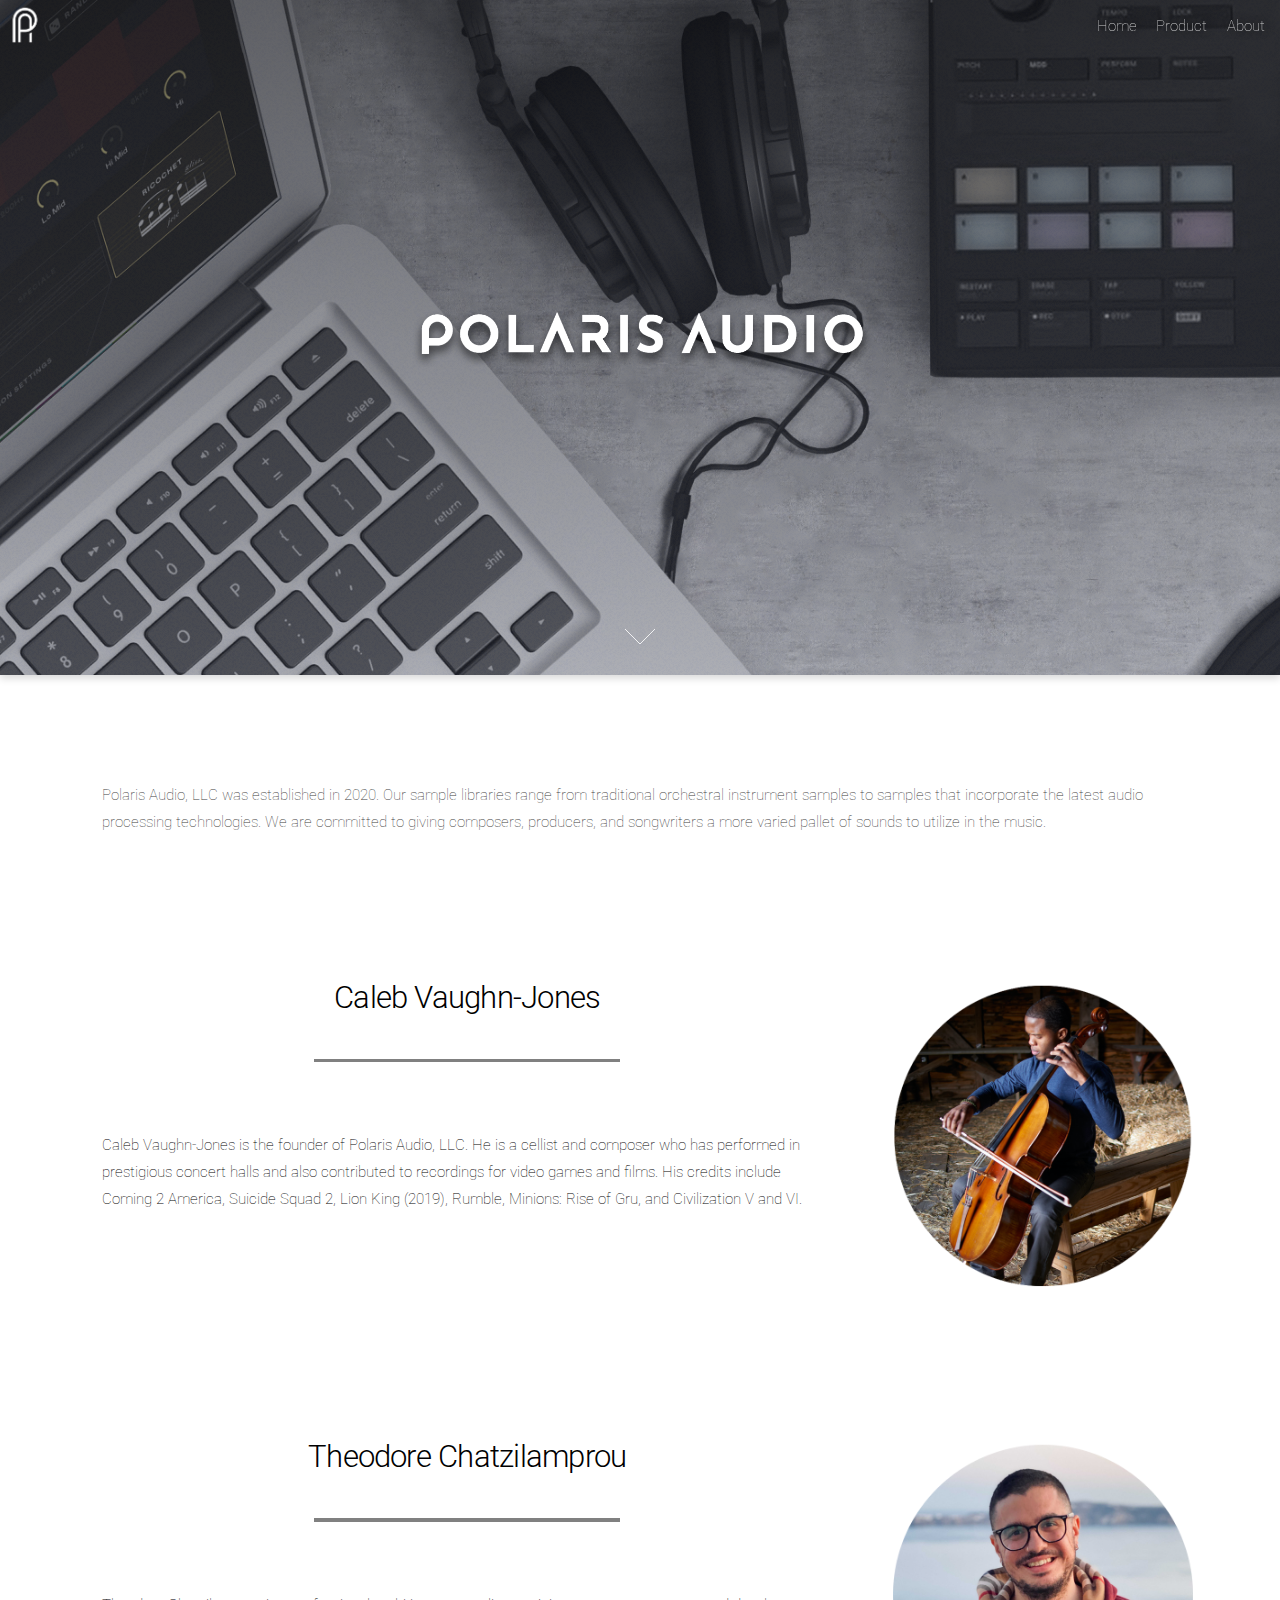
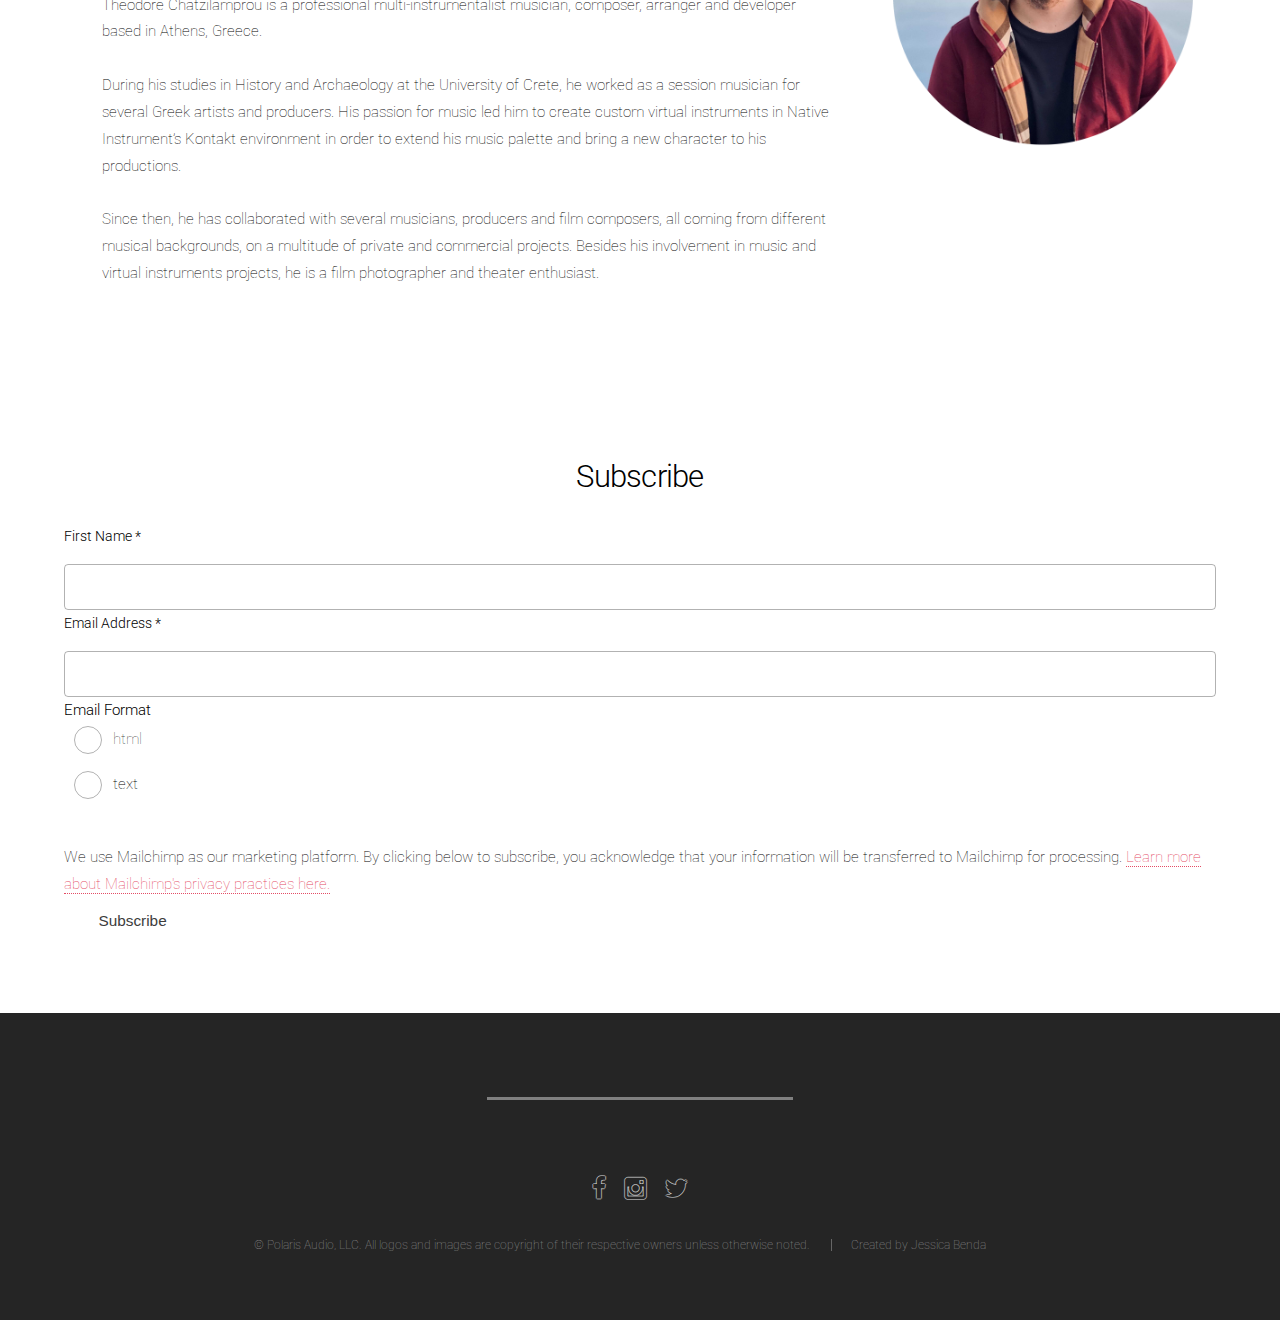
<file: polaris-audio/about.html>
<!DOCTYPE HTML>

<html>
<head>
<title>Polaris Audio</title>
<meta http-equiv="content-type" content="text/html; charset=utf-8" />
<meta name="description" content="" />
<script src="js/jquery.min.js"></script> 
<script src="js/jquery.scrolly.min.js"></script> 
<script src="js/jquery.dropotron.min.js"></script> 
<script src="js/jquery.scrollex.min.js"></script> 
<script src="js/skel.min.js"></script> 
<script src="js/skel-layers.min.js"></script> 
<script src="js/init.js"></script>
<noscript>
<link rel="stylesheet" href="css/style-xsmall.css" />
<link rel="stylesheet" href="css/style-small.css" />
<link rel="stylesheet" href="css/style-medium.css" />
<link rel="stylesheet" href="css/skel.css" />
<link rel="stylesheet" href="css/style.css" />
<link rel="stylesheet" href="css/style-large.css" />	
<link rel="stylesheet" href="css/style-xlarge.css" />

</noscript>
</head>
<body class="landing">

<!-- Header -->
<header id="header"> <img src="images/PolarisAudio_Logo_Final-08.png" width="50"  alt="polaris audio logo"/>
  <nav id="nav">
    <ul>
      <li style="text-shadow: black 2px 0 10px;"><a href="index.html">Home</a></li>
      <li style="text-shadow: black 2px 0 10px;"> <a href="products.html">Product</a> </li>
      <li style="text-shadow: black 2px 0 10px;"> <a href="about.html">About</a> </li>
    </ul>
  </nav>
</header>

<!-- magnetar hero image -->
<section id="banner" class="spotlight1 parallax" style="background-image: url(images/deskbg.jpg)">
  <div class="content" style="text-align:center">
		<img src="images/vertlogowords.png" style="width:100%" alt="placeholder">
  </div>
	<a href="#two" class="goto-next scrolly">Next</a> 
	</section>

<!-- about co -->
<section id="two" class="wrapper style2">
  <div class="container">
    <div class="row uniform">
      
      <p style="color: #404040;">Polaris Audio, LLC was established in 2020. Our sample libraries range from traditional orchestral instrument samples to samples that incorporate the latest audio processing technologies. We are committed to giving composers, producers, and songwriters a more varied pallet of sounds to utilize in the music.</p>
    </div>
	</div>
	</section>
    <!-- caleb-->
<section id="three" class="wrapper style2">
  <div class="container">
    <div class="row uniform">
      <div class="8u 12u$(medium)">
        <header class="major" >
          <h2 style="color: black; text-align: center;">Caleb Vaughn-Jones</h2>
        </header>
        <p style="color: black;">Caleb Vaughn-Jones is the founder of Polaris Audio, LLC. He is a cellist and composer who has performed in prestigious concert halls and also contributed to recordings for video games and films. His credits include Coming 2 America, Suicide Squad 2, Lion King (2019), Rumble, Minions: Rise of Gru, and Civilization V and VI.</p>
      </div>
      <div class="4u$ 12u$(medium)" style="text-align: center"> <span class="image"><img src="images/caleb.png" alt="placeholder" width="300"></span> </div>
    </div>
	</div>
	</section>
    <!-- Ted-->
<section id="four" class="wrapper style2">
  <div class="container">
    <div class="row uniform" style="padding-bottom:40px">
      <div class="8u 12u$(medium)">
        <header class="major" >
          <h2 style="color: black; text-align: center;">Theodore Chatzilamprou</h2>
        </header>
        <p style="color: black;">Theodore Chatzilamprou is a professional multi-instrumentalist musician, composer, arranger and developer based in Athens, Greece.</p>
		  <p>&nbsp;</p>
        <p style="color: black;">During his studies in History and Archaeology at the University of Crete, he worked as a session musician for several Greek artists and producers. His passion for music led him to create custom virtual instruments in Native Instrument’s Kontakt environment in order to extend his music palette and bring a new character to his productions. </p>
		  <p>&nbsp;</p>
        <p style="color: black;">Since then, he has collaborated with several musicians, producers and film composers, all coming from different musical backgrounds, on a multitude of private and commercial projects. Besides his involvement in music and virtual instruments projects, he is a film photographer and theater enthusiast.</p>
		  <p>&nbsp;</p>
      </div>
      <div class="4u$ 12u$(medium)" style="text-align: center"> <span class="image" width="400"><img src="images/ted.png" alt="placeholder" width="300"></span> </div>
    </div>
  </div>
</section>
<!--5 Contact/Help -->

<section id="six" class="wrapper style1 fade" style="background-color: white">
  <div class="container">
    <header style="text-align: center">
      <h2 style="color:black">Subscribe</h2>
    </header>
	  <!-- Begin Mailchimp Signup Form -->
<link href="//cdn-images.mailchimp.com/embedcode/classic-10_7.css" rel="stylesheet" type="text/css">

<style type="text/css">
	#mc-embedded-subscribe-form input[type=checkbox]{display: inline; width: auto;margin-right: 10px;}
	#mergeRow-gdpr {margin-top: 20px;}
	#mergeRow-gdpr fieldset label {font-weight: normal;}
	#mc-embedded-subscribe-form .mc_fieldset{border:none;min-height: 0px;padding-bottom:0px;}
</style>
<div id="mc_embed_signup">
<form action="https://calebvaughnjones.us2.list-manage.com/subscribe/post?u=320e5fe22df36388809aba519&amp;id=e8f454f3e8" method="post" id="mc-embedded-subscribe-form" name="mc-embedded-subscribe-form" class="validate" target="_blank" novalidate>
    <div id="mc_embed_signup_scroll">
<div class="mc-field-group">
	<label for="mce-FNAME">First Name  <span class="asterisk">*</span>
</label>
	<input type="text" value="" name="FNAME" class="required" id="mce-FNAME">
</div>
<div class="mc-field-group">
	<label for="mce-EMAIL">Email Address  <span class="asterisk">*</span>
</label>
	<input type="email" value="" name="EMAIL" class="required email" id="mce-EMAIL">
</div>
<div class="mc-field-group input-group">
    <strong style="color:black">Email Format </strong>
    <ul style="padding-left:10px;">
		<li>
			<input type="radio" value="html" name="EMAILTYPE" id="mce-EMAILTYPE-0">
				<label for="mce-EMAILTYPE-0">html</label>
		</li>
		<li>
			<input type="radio" value="text" name="EMAILTYPE" id="mce-EMAILTYPE-1" style="padding-left:40px;">
				<label for="mce-EMAILTYPE-1" style="color:black">text</label>
			</li>
</ul>
</div>

    <div class="content__gdprLegal">
        <p style="color:black">We use Mailchimp as our marketing platform. By clicking below to subscribe, you acknowledge that your information will be transferred to Mailchimp for processing. <a href="https://mailchimp.com/legal/" target="_blank">Learn more about Mailchimp's privacy practices here.</a></p>
    </div>
</div>
	<div id="mce-responses" class="clear">
		<div class="response" id="mce-error-response" style="display:none"></div>
		<div class="response" id="mce-success-response" style="display:none"></div>
	</div>    <!-- real people should not fill this in and expect good things - do not remove this or risk form bot signups-->
    <div style="position: absolute; left: -5000px;" aria-hidden="true"><input type="text" name="b_320e5fe22df36388809aba519_e8f454f3e8" tabindex="-1" value=""></div>
    <div class="clear"><input type="submit" value="Subscribe" name="subscribe" id="mc-embedded-subscribe" class="button"></div>
	</form>
    </div>

	  
<script type='text/javascript' src='//s3.amazonaws.com/downloads.mailchimp.com/js/mc-validate.js'></script><script type='text/javascript'>(function($) {window.fnames = new Array(); window.ftypes = new Array();fnames[1]='FNAME';ftypes[1]='text';fnames[0]='EMAIL';ftypes[0]='email';fnames[3]='MMERGE3';ftypes[3]='url';}(jQuery));var $mcj = jQuery.noConflict(true);</script>
<!--End mc_embed_signup-->
	 
 
  </div>
</section>

<!-- Footer -->
	
	<!--Change the ### to your url to add the link-->
<footer id="footer">
	<header class="major"></header>
  <ul class="icons">
	<li><a href="https://www.facebook.com/PolarisAudioLLC" class="icon alt fa-facebook"><span class="label">Facebook</span></a></li>
    <li><a href="###" class="icon alt fa-instagram"><span class="label">Instagram</span></a></li>
	<li><a href="https://twitter.com/AudioPolaris" class="icon alt fa-twitter"><span class="label">Twitter</span></a></li>
	
  </ul>
  <ul class="copyright">
    <li>&copy; Polaris Audio, LLC. All logos and images are copyright of their respective owners unless otherwise noted.</li>
	  <li>Created by Jessica Benda</li>
    <li></li>
  </ul>
</footer>
</body>
</html>
</file>
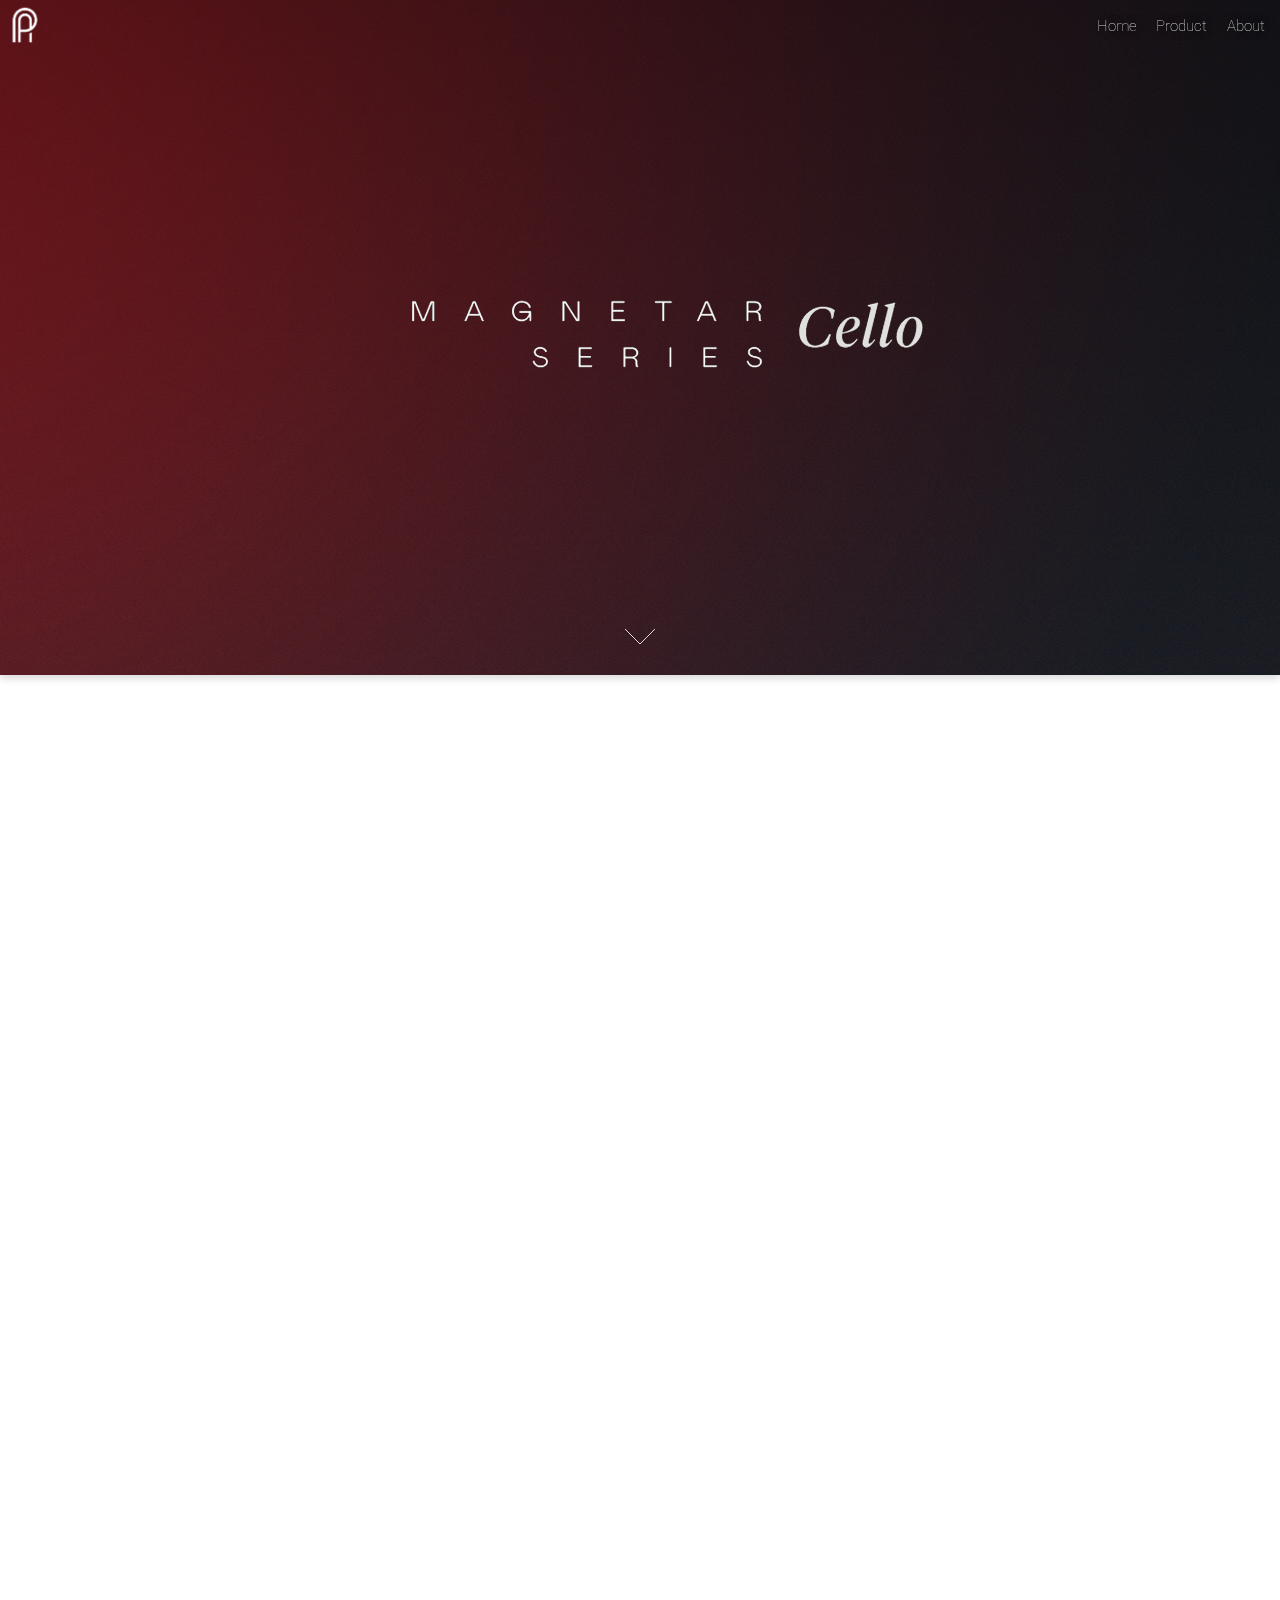
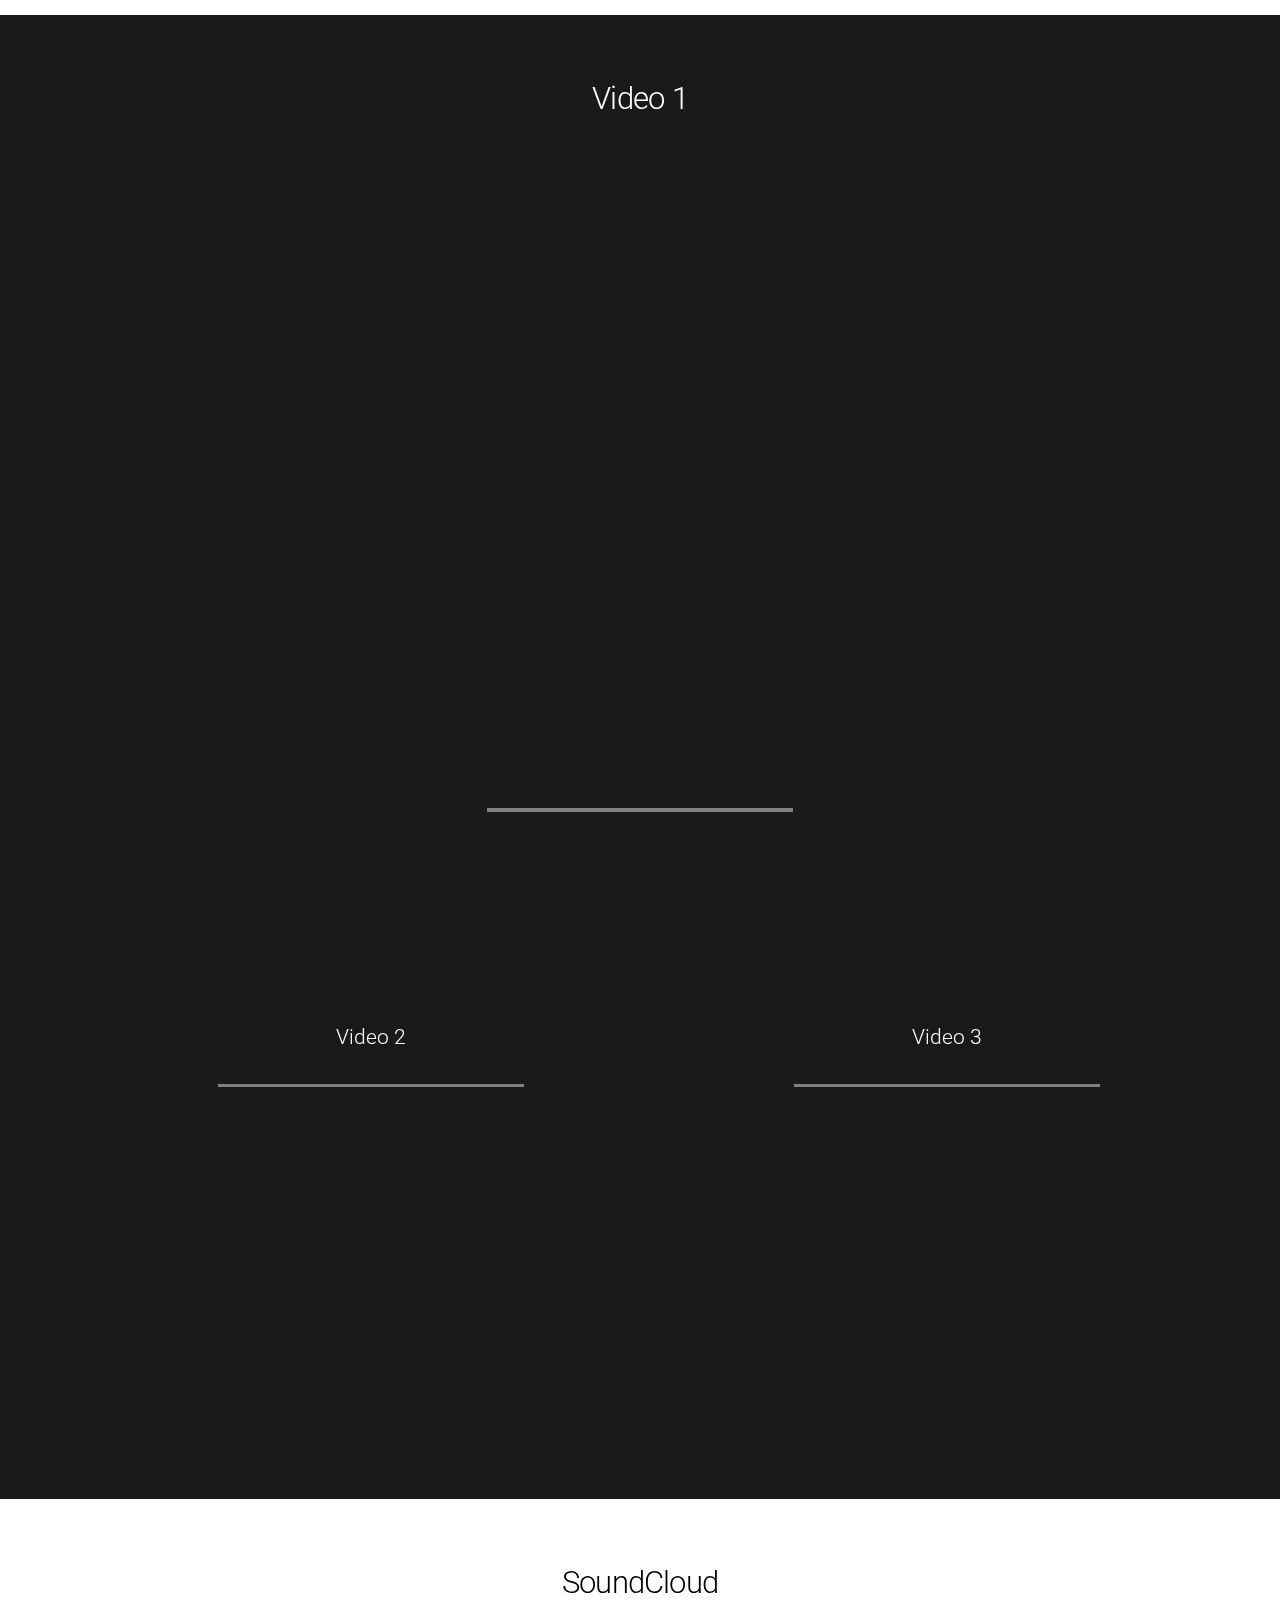
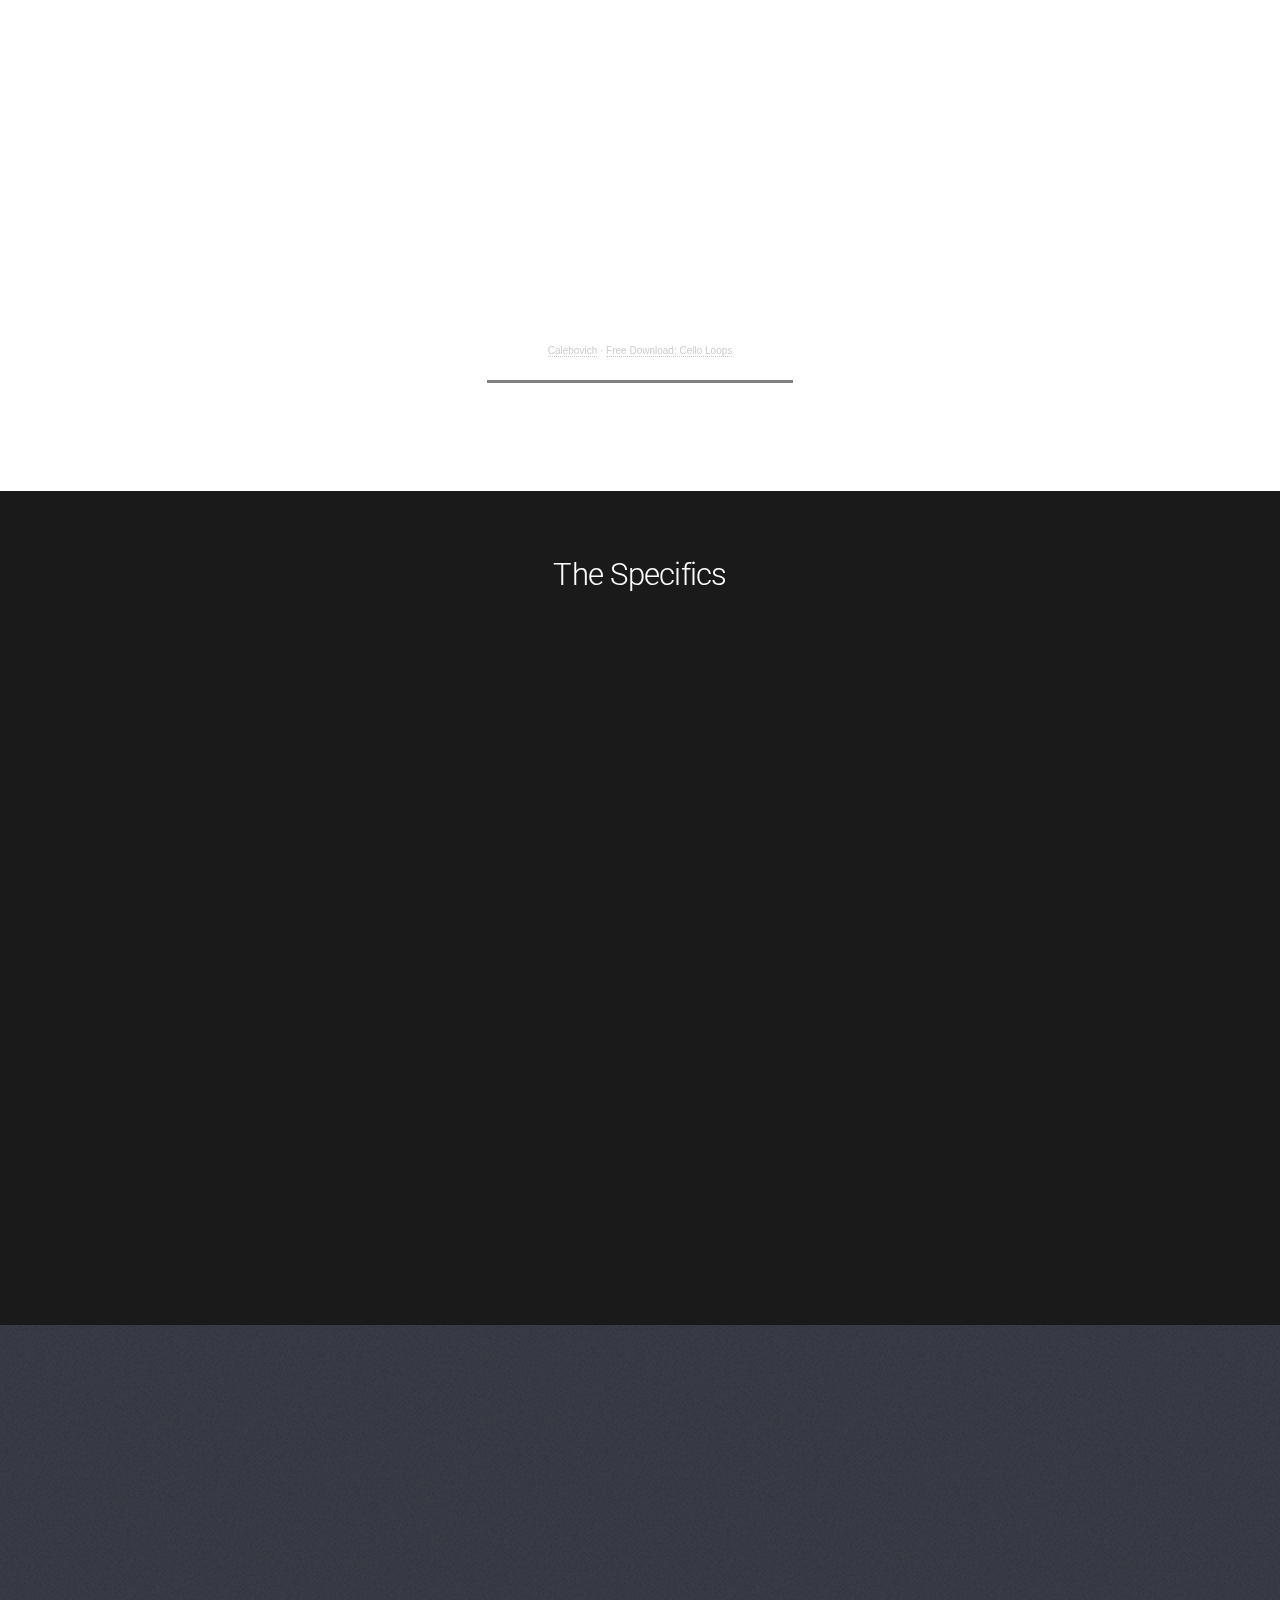
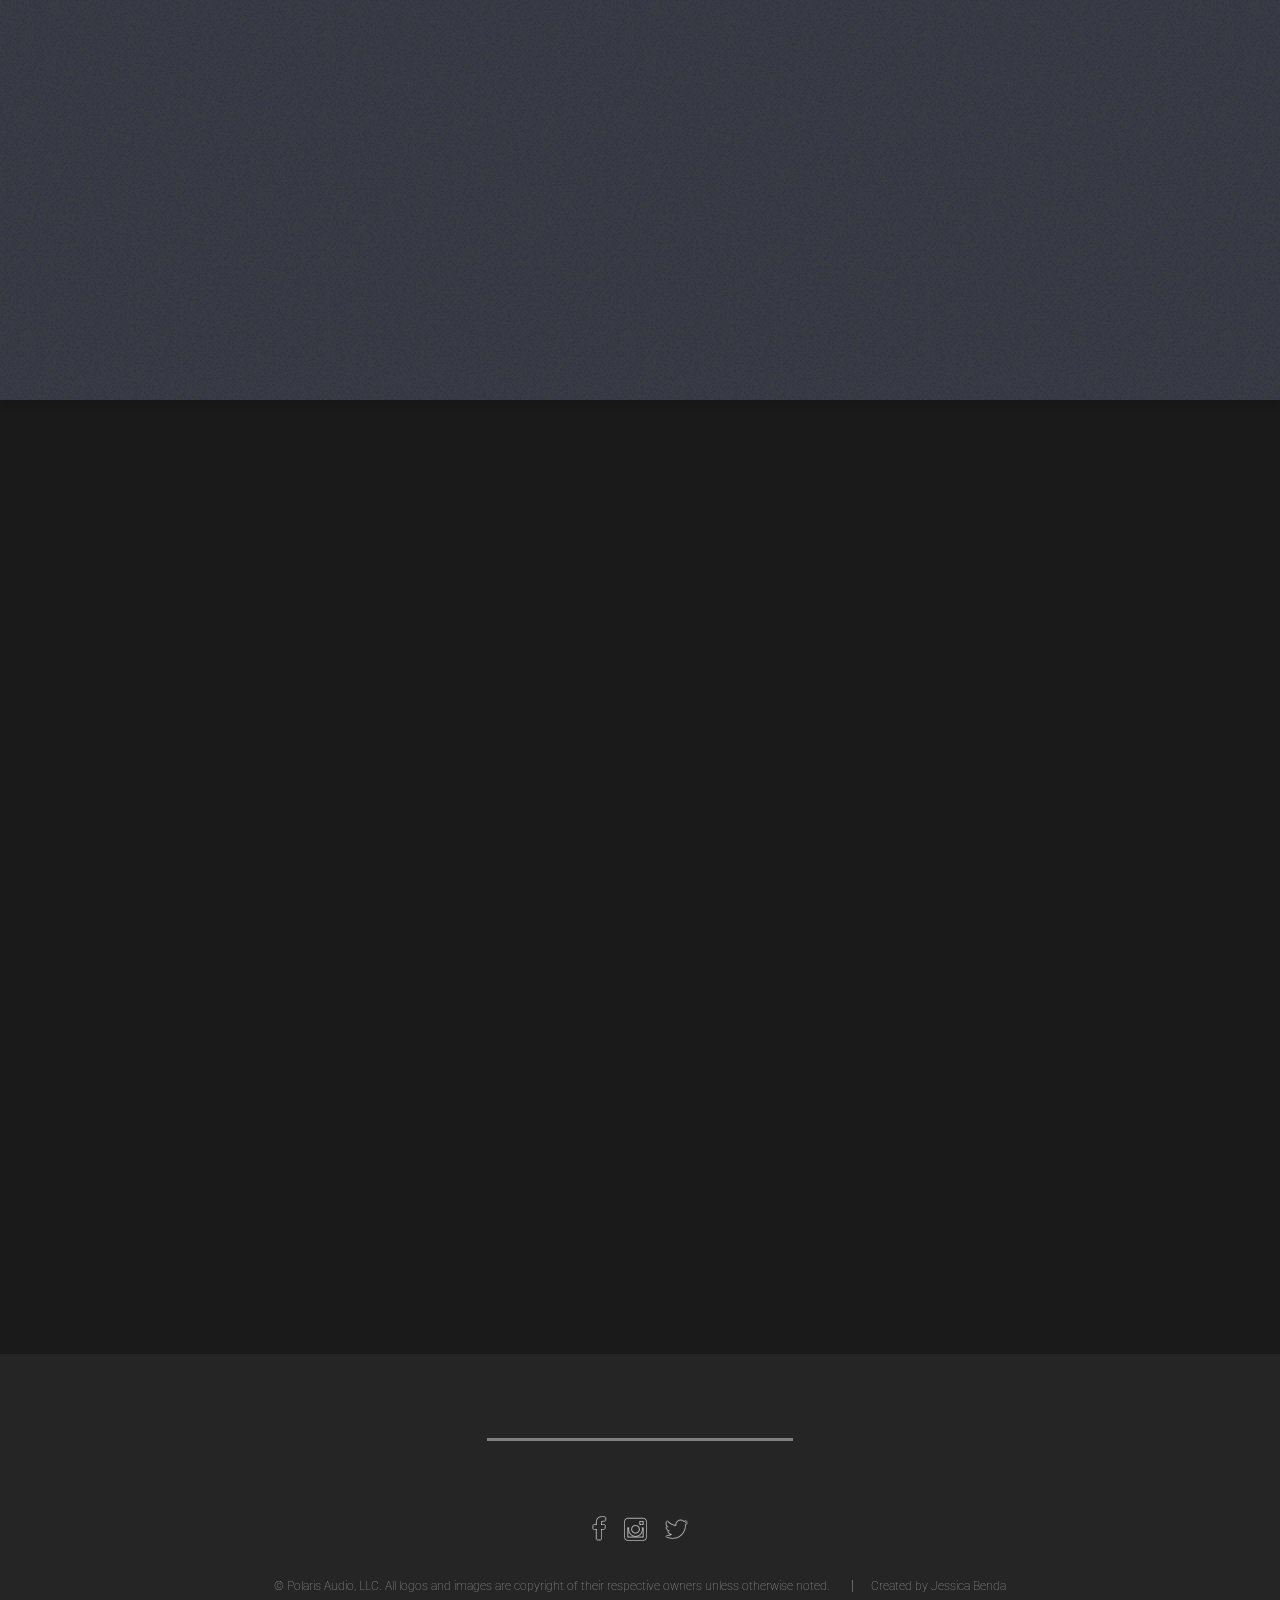
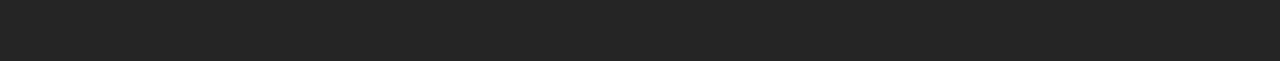
<file: polaris-audio/products.html>
<!DOCTYPE HTML>

<html>
<head>
<title>Polaris Audio</title>
<meta http-equiv="content-type" content="text/html; charset=utf-8" />
<meta name="description" content="" />
<script src="js/jquery.min.js"></script> 
<script src="js/jquery.scrolly.min.js"></script> 
<script src="js/jquery.dropotron.min.js"></script> 
<script src="js/jquery.scrollex.min.js"></script> 
<script src="js/skel.min.js"></script> 
<script src="js/skel-layers.min.js"></script> 
<script src="js/init.js"></script>
<noscript>
<link rel="stylesheet" href="css/style-xsmall.css" />
<link rel="stylesheet" href="css/style-small.css" />
<link rel="stylesheet" href="css/style-medium.css" />
<link rel="stylesheet" href="css/skel.css" />
<link rel="stylesheet" href="css/style.css" />
<link rel="stylesheet" href="css/style-large.css" />	
<link rel="stylesheet" href="css/style-xlarge.css" />
</noscript>
</head>
<body class="landing">

<!-- Header -->
<header id="header"> <img src="images/PolarisAudio_Logo_Final-08.png" width="50"  alt="polaris audio logo"/>
  <nav id="nav">
    <ul>
      <li style="text-shadow: black 1px 0 10px;"><a href="index.html">Home</a></li>
      <li style="text-shadow: black 1px 0 10px;"> <a href="products.html">Product</a> </li>
      <li style="text-shadow: black 1px 0 10px;"> <a href="about.html">About</a> </li>
    </ul>
  </nav>
</header>

<!-- magnetar hero image -->
<section id="banner" class="spotlight1 parallax" style="background-image: url(images/magnetar_hero.jpg)">
  <div class="content">
    <div class="row">
		<img src="images/magnetarlogo.png" style="width:100%" class="responsive" alt="placeholder"/>
    </div>
  </div>
	<a href="#one" class="goto-next scrolly">Next</a> 
	</section>

<!--full product view-->
<section id="one" class="wrapper style1 special fade-up" style="background-color: white"> 
  
  <!-- shopify button code. DON'T EDIT THIS! Shopify gets angry.-->
  <div class="container" style="padding-top:40px;padding-bottom:40px;">
    <div id='product-component-1611261880977'></div>
<script type="text/javascript">
/*<![CDATA[*/
(function () {
  var scriptURL = 'https://sdks.shopifycdn.com/buy-button/latest/buy-button-storefront.min.js';
  if (window.ShopifyBuy) {
    if (window.ShopifyBuy.UI) {
      ShopifyBuyInit();
    } else {
      loadScript();
    }
  } else {
    loadScript();
  }
  function loadScript() {
    var script = document.createElement('script');
    script.async = true;
    script.src = scriptURL;
    (document.getElementsByTagName('head')[0] || document.getElementsByTagName('body')[0]).appendChild(script);
    script.onload = ShopifyBuyInit;
  }
  function ShopifyBuyInit() {
    var client = ShopifyBuy.buildClient({
      domain: 'polaris-audio.myshopify.com',
      storefrontAccessToken: 'c316f5cc9f64ce7618e41a04ef901e88',
    });
    ShopifyBuy.UI.onReady(client).then(function (ui) {
      ui.createComponent('product', {
        id: '6123989794992',
        node: document.getElementById('product-component-1611261880977'),
        moneyFormat: '%24%7B%7Bamount%7D%7D',
        options: {
  "product": {
    "styles": {
      "product": {
        "@media (min-width: 601px)": {
          "max-width": "100%",
          "margin-left": "0",
          "margin-bottom": "50px"
        },
        "text-align": "left"
      },
      "title": {
        "font-family": "Roboto, sans-serif",
        "font-size": "26px",
        "color": "#ffffff"
      },
      "button": {
        "font-family": "Roboto, sans-serif",
        ":hover": {
          "background-color": "#363636"
        },
        "background-color": "#3c3c3c",
        ":focus": {
          "background-color": "#363636"
        },
        "border-radius": "6px",
        "padding-left": "39px",
        "padding-right": "39px"
      },
      "price": {
        "font-family": "Roboto, sans-serif",
        "font-size": "18px",
        "color": "#000000"
      },
      "compareAt": {
        "font-family": "Roboto, sans-serif",
        "font-size": "15.299999999999999px",
        "color": "#000000"
      },
      "unitPrice": {
        "font-family": "Roboto, sans-serif",
        "font-size": "15.299999999999999px",
        "color": "#000000"
      },
      "description": {
        "font-family": "Geneva, sans-serif",
        "color": "#000000"
      }
    },
    "buttonDestination": "checkout",
    "layout": "horizontal",
    "contents": {
      "img": false,
      "imgWithCarousel": true,
      "description": true
    },
    "width": "100%",
    "text": {
      "button": "Buy now"
    },
    "googleFonts": [
      "Roboto"
    ]
  },
  "productSet": {
    "styles": {
      "products": {
        "@media (min-width: 601px)": {
          "margin-left": "-20px"
        }
      }
    }
  },
  "modalProduct": {
    "contents": {
      "img": false,
      "imgWithCarousel": true
    },
    "styles": {
      "product": {
        "@media (min-width: 601px)": {
          "max-width": "100%",
          "margin-left": "0px",
          "margin-bottom": "0px"
        }
      },
      "button": {
        "font-family": "Roboto, sans-serif",
        ":hover": {
          "background-color": "#363636"
        },
        "background-color": "#3c3c3c",
        ":focus": {
          "background-color": "#363636"
        },
        "border-radius": "6px",
        "padding-left": "39px",
        "padding-right": "39px"
      },
      "title": {
        "font-family": "Roboto, sans-serif"
      },
      "price": {
        "font-family": "Roboto, sans-serif"
      },
      "compareAt": {
        "font-family": "Roboto, sans-serif"
      },
      "unitPrice": {
        "font-family": "Roboto, sans-serif"
      },
      "description": {
        "font-family": "Roboto, sans-serif"
      }
    },
    "googleFonts": [
      "Roboto"
    ],
    "text": {
      "button": "Add to cart"
    }
  },
  "cart": {
    "styles": {
      "button": {
        "font-family": "Roboto, sans-serif",
        ":hover": {
          "background-color": "#363636"
        },
        "background-color": "#3c3c3c",
        ":focus": {
          "background-color": "#363636"
        },
        "border-radius": "6px"
      },
      "title": {
        "color": "#bababa"
      },
      "header": {
        "color": "#bababa"
      },
      "lineItems": {
        "color": "#bababa"
      },
      "subtotalText": {
        "color": "#bababa"
      },
      "subtotal": {
        "color": "#bababa"
      },
      "notice": {
        "color": "#bababa"
      },
      "currency": {
        "color": "#bababa"
      },
      "close": {
        "color": "#bababa",
        ":hover": {
          "color": "#bababa"
        }
      },
      "empty": {
        "color": "#bababa"
      },
      "noteDescription": {
        "color": "#bababa"
      },
      "discountText": {
        "color": "#bababa"
      },
      "discountIcon": {
        "fill": "#bababa"
      },
      "discountAmount": {
        "color": "#bababa"
      },
      "cart": {
        "background-color": "#1b1b1b"
      },
      "footer": {
        "background-color": "#1b1b1b"
      }
    },
    "text": {
      "title": "Test",
      "total": "This is not real and you can't buy this",
      "button": "Checkout"
    },
    "popup": false,
    "googleFonts": [
      "Roboto"
    ]
  },
  "toggle": {
    "styles": {
      "toggle": {
        "font-family": "Roboto, sans-serif",
        "background-color": "#3c3c3c",
        ":hover": {
          "background-color": "#363636"
        },
        ":focus": {
          "background-color": "#363636"
        }
      }
    },
    "googleFonts": [
      "Roboto"
    ]
  },
  "lineItem": {
    "styles": {
      "variantTitle": {
        "color": "#bababa"
      },
      "title": {
        "color": "#bababa"
      },
      "price": {
        "color": "#bababa"
      },
      "fullPrice": {
        "color": "#bababa"
      },
      "discount": {
        "color": "#bababa"
      },
      "discountIcon": {
        "fill": "#bababa"
      },
      "quantity": {
        "color": "#bababa"
      },
      "quantityIncrement": {
        "color": "#bababa",
        "border-color": "#bababa"
      },
      "quantityDecrement": {
        "color": "#bababa",
        "border-color": "#bababa"
      },
      "quantityInput": {
        "color": "#bababa",
        "border-color": "#bababa"
      }
    }
  }
},
      });
    });
  }
})();
/*]]>*/
</script>
  </div>
  <!-- end of shopify code -->
  <div class="container">
    <h2 style="color: #404040;padding-top:50px;">Product Details</h2>
    <div class="row">
      <div class="6u 12u$(medium)">
        <table>
          <tbody>
            <tr>
              <td><img src="images/record.png" width="30" style="padding-top:10px;"></td>
              <td>5000+ cello samples</td>
            </tr>
            <tr>
              <td><img src="images/layers.png" width="30" style="padding-top:10px;"></td>
              <td>4 Velocity layers and 6 round robins</td>
            </tr>
            <tr>
              <td><img src="images/presets.png" width="30" style="padding-top:10px;"></td>
              <td>200 Presets</td>
            </tr>
            <tr>
              <td><img src="images/mic.png" width="30" style="padding-top:10px;"></td>
              <td>Recorded with 2 Coles 4038 ribbon microphones</td>
            </tr>
            <tr>
              <td ><img src="images/piano.png" width="30" style="padding-top:10px;"></td>
              <td>Native Kontrol Standard (NKS) Compatible</td>
            </tr>
          </tbody>
        </table>
      </div>
      <div class="6u 12u$(medium) table-wrapper">
        <table>
          <tbody>
            <tr>
              <td><img src="images/cello.png" width="30" style="padding-top:10px;"></td>
              <td>48 cello phrases available </td>
            </tr>
            <tr>
              <td><img src="images/refresh.png" width="30" style="padding-top:10px;"></td>
              <td>Easy to Play Loops Audio Engine</td>
            </tr>
            <tr>
              <td><img src="images/eq.png" width="30" style="padding-top:10px;"></td>
              <td>Uncompressed audio files, recorded at 96kHz 24-bit</td>
            </tr>
            <tr>
              <td><img src="images/screen.png" width="30" style="padding-top:10px;"></td>
              <td>Free Kontakt 5 Player Included</td>
            </tr>
            <tr>
              <td><img src="images/pdf.png" width="30" style="padding-top:10px;"></td>
				<td>User Manual Included &nbsp;&nbsp;
					<a href="/images/usermanualfilename.pdf" class="icon fa-download"><span class="label" style="font-size:8px">Download</span></a></td>
            </tr>
          </tbody>
        </table>
      </div>
    </div>
    <header class="major"> </header>
    <img src="images/madefor.png" width="300" alt=""/> 
	</div>
</section>

<!--3 Walkthrough video -->
<section id="three" class="wrapper style1 bottom">
  <div class="content">
	  <header class="major">
	<!-- *** you can edit the header here V -->
        <h2>Video 1</h2>
	
    <div class="container uniform" >
		<div class="videoWrapper">
			<!-- *** Just replace the url with the url from the youtube embed.  Leave the rest of it alone, and it will auto size to the screen! -->
  			<iframe width="560" height="349" src="https://www.youtube.com/embed/giozD0xQYik" frameborder="0" allowfullscreen></iframe>
		</div>
		  </div>
		  </header>
	
		  </div>
		  </section>
	
	  <section id="threea" class="wrapper style1 bottom">
 <div class="container">
    <div class="row uniform">
      <div class="6u 12u$(medium)"> 
    <header class="major"> 
      <!-- *** you can edit the header here V -->
      <h3>Video 2</h3>
		 </header>
     
        
        <!-- *** Just replace the url with the url from the youtube embed.  Leave the rest of it alone, and it will auto size to the screen! -->
        <div class="videoWrapper">
          <iframe width="100%" src="https://www.youtube.com/embed/giozD0xQYik" frameborder="0" allowfullscreen></iframe>
        </div>
      </div>
   

    <div class="6u 12u$(medium)"> 
    <header class="major"> 
      <!-- *** you can edit the header here V -->
      <h3>Video 3</h3>
		 </header>
     
        
        <!-- *** Just replace the url with the url from the youtube embed.  Leave the rest of it alone, and it will auto size to the screen! -->
        <div class="videoWrapper">
          <iframe width="100%" src="https://www.youtube.com/embed/giozD0xQYik" frameborder="0" allowfullscreen></iframe>
        </div>
      </div>
</div>
		  </div>
</section>
	
<!--4 soundcloud playlist -->
<section id="four" class="wrapper style2 bottom">
  <div class="content">
    <div class="container" >
      <header class="major">
        <h2 style="color:black">SoundCloud</h2>
		  <iframe width="100%" height="300" scrolling="no" frameborder="no" allow="autoplay" src="https://w.soundcloud.com/player/?url=https%3A//api.soundcloud.com/playlists/1108030486&color=%23493b27&auto_play=false&hide_related=false&show_comments=true&show_user=true&show_reposts=false&show_teaser=true&visual=true"></iframe><div style="font-size: 10px; color: #cccccc;line-break: anywhere;word-break: normal;overflow: hidden;white-space: nowrap;text-overflow: ellipsis; font-family: Interstate,Lucida Grande,Lucida Sans Unicode,Lucida Sans,Garuda,Verdana,Tahoma,sans-serif;font-weight: 100;"><a href="https://soundcloud.com/calebvaughn-jones" title="Calebovich" target="_blank" style="color: #cccccc; text-decoration: none;">Calebovich</a> · <a href="https://soundcloud.com/calebvaughn-jones/sets/free-download-cello-loops" title="Free Download: Cello Loops" target="_blank" style="color: #cccccc; text-decoration: none;">Free Download: Cello Loops</a></div>
      </header>
    </div>
  </div>
</section>

<!--5 recording deets -->
<section id="five" class="wrapper style1 special fade">

	  <h2>The Specifics</h2>

	
	<div class="container" style="padding-bottom:40px">
      <section>
  <details open>
    <summary style="padding-top:30px"><strong>How It Was Recorded</strong></summary>
    <div class="content" style="padding:20px;text-align:center">
      <p>Recorded with a matched stereo pair of Coles 4038 ribbon microphones through an AEA RPQ2 preamp
recorded at 96kHz, 24-bit<br>
<strong>· </strong> 6 round robins<br>
<strong>· </strong> 4 velocity layers<br>
<strong>· </strong> 48 cello loops. (12 .nki cello loops, 4 stems per loop)
<br></p>
    </div>
  </details>
  <details open>
    <summary style="padding-top:30px"><strong>Randomizer</strong></summary>
    <div class="content" style="padding:20px;">
      <p>Magnetar's randomize function randomizes the settings of the Enhance Panel. This feature comes with an undo button ⬅️ which enables the user to go back to the previous randomized setting. To deactivate the Randomizer, simply hit the reset button ↩️.</p>
		
    </div>
  </details>
 <details open>
    <summary style="padding-top:30px"><strong>Loop Feature</strong></summary>
    <div class="content" style="padding:20px">
      <p>This library has 12 compositions for cello in the form of audio loops. Each composition is made up of 4 stems (audio tracks).<br><br>Lock to host
The lock to host feature enables users to slave the tempo of the loops instrument to their session in their DAW such as Logic Pro X, Pro Tools, Cubase, etc. When the "Lock to host" button is deactivated, users can manually control the speed of the instrument. For quick, quantitative speed controls, users can select the half-speed, normal speed, or double speed  (0.5x, 1x, 2x) buttons.<br><br>Link the pitch and start point of the 4 stems by selecting the stems link function.</p>
    </div>
  </details>
</section>
    </div>
</section>

<!--6 Caleb bio -->
<section id="six" class="spotlight style1 bottom">
				<span class="image fit main"><img src="images/CalebJones16c1.jpg" alt="" class="parallax"></span>
	
				<div class="content" style="background-color:rgba(0,0,0,.55)">
					<div class="container">
						<header class="major">
					<h2>Cello Reimagined</h2>
		  <p>Our first cello library by Caleb Vaughn-Jones, who has performed at The Library of Congress and Carnegie Hall, as well as recorded for film and video game scores such as Suicide Squad 2 (John Murphy), Minions: The Rise of Gru (Heitor Pereira), Civilization V (Geoff Knorr), and The Lion King (Hans Zimmer), contains cello sounds that range from precise and clean, to agressive distortion, or to ethereal textures.</p>
							
							</header>
	</div>
	</div>					
</section>
	
<!-- What's included -->

<section id="seven" class="wrapper style1 fade">
  <div class="container">
    <header>
      <h2 style="text-align:center">What's Included</h2>
    </header>
    <div class="row uniform" style="text-align:center">
      <div class="4u 12u$(medium)">
        <h3>Magnetar Cello</h3>
        <h4>Articulations</h4>
        <ul>
          <p>Detaché<br>
          Spiccato<br>
          Martelé<br>
          Staccato<br>
          Pizzicato<br>
			Col Legno</p>
        </ul>
      </div>
      <div class="4u 12u$(medium)">
        <h3>Magnetar SFX</h3>
        <h4>Effects Categories</h4>
        <ul>
          <p>Tremolo<br>
          Glissando<br>
          Speciale<br>
          Ricochet</p>
        </ul>
      </div>
      <div class="4u 12u$(medium)">
        <h3>Magnetar Loops</h3>
        <h4>Loop Names</h4>
        <ul>
          <p>Bob your head<br>
            D minor • 75 bpm • 4/4 </p>
          <p>Between the line groove<br>
            E minor • 92 bpm • 4/4</p>
          <p>New polyphony<br>
            C minor • 84 bpm • 4/4</p>
          <p>Muted, rhythmic pocket<br>
            Gb major • 94 bpm • 4/4</p>
          <p>Percussive strikes<br>
            E major • 102 bpm • 4/4</p>
          <p>Laidback progression<br>
            C# aeolian • 86 bpm • 4/4</p>
          <p>Intricate groove<br>
            D dorian • 100 bpm • 4/4</p>
          <p>Resolute groove<br>
            C# minor • 108 bpm • 4/4</p>
          <p>Character development<br>
            Eb major • 107 bpm • 4/4</p>
          <p>Reminiscence<br>
            C major • 55 bpm • 4/4</p>
          <p>Falsely accused<br>
            Bb minor • 140 bpm • 3/4</p>
          <p>Almost a menace<br>
            B minor • 65 bpm • 4/4</p>
			<p>&nbsp;</p>
        </ul>
      </div>
    </div>
	  				
  </div>
</section>

<!-- Footer -->
<!--Change the ### to your url to add the link-->
<footer id="footer">
	<header class="major"></header>
  <ul class="icons">
	<li><a href="https://www.facebook.com/PolarisAudioLLC" class="icon alt fa-facebook"><span class="label">Facebook</span></a></li>
    <li><a href="###" class="icon alt fa-instagram"><span class="label">Instagram</span></a></li>
	<li><a href="https://twitter.com/AudioPolaris" class="icon alt fa-twitter"><span class="label">Twitter</span></a></li>
	
  </ul>
  <ul class="copyright">
    <li>&copy; Polaris Audio, LLC. All logos and images are copyright of their respective owners unless otherwise noted.</li>
	  <li>Created by Jessica Benda</li>
  </ul>
</footer>
</body>
</html>
</file>
<file: polaris-audio/css/style-xsmall.css>
/*
	Landed by HTML5 UP
	html5up.net | @n33co
	Free for personal and commercial use under the CCA 3.0 license (html5up.net/license)
*/

/* Basic */

	html, body {
		min-width: 320px;
	}

	body, input, select, textarea {
		font-size: 12pt;
	}

/* List */

	ul.actions {
		margin: 0 0 2em 0;
	}

		ul.actions li {
			display: block;
			padding: 1em 0 0 0;
			text-align: center;
			width: 100%;
		}

			ul.actions li:first-child {
				padding-top: 0;
			}

			ul.actions li > * {
				margin: 0 !important;
				width: 100%;
			}

		ul.actions.small li {
			padding: 0.5em 0 0 0;
		}

			ul.actions.small li:first-child {
				padding-top: 0;
			}

/* Button */

	input[type="submit"],
	input[type="reset"],
	input[type="button"],
	.button {
		padding: 0;
	}

/* Spotlight */

	.spotlight .image.main {
		max-height: 50vh;
	}

	.spotlight .content {
		padding: 3em 1.25em 1em 1.25em !important;
	}

/* Wrapper */

	.wrapper {
		padding: 3em 1.25em 1em 1.25em;
	}

/* Banner */

	#banner .content {
		padding: 3em 1.5625em 5.25em 1.5625em;
	}

/* Footer */

	#footer {
		padding: 3em 1.25em;
	}

		#footer .copyright {
			line-height: inherit;
		}

			#footer .copyright li {
				border-left: 0;
				display: block;
				margin: 0;
				padding: 0;
			}
</file>
<file: polaris-audio/css/style-small.css>
/*
	Landed by HTML5 UP
	html5up.net | @n33co
	Free for personal and commercial use under the CCA 3.0 license (html5up.net/license)
*/

/* Basic */

	body, input, select, textarea {
		font-size: 12pt;
	}

	h2 {
		font-size: 1.5em;
	}

	h3 {
		font-size: 1.2em;
	}

	h4 {
		font-size: 1em;
	}

/* Section/Article */

	header p br {
		display: none;
	}

	header h2 + p {
		font-size: 1em;
	}

	header h3 + p {
		font-size: 1em;
	}

	header h4 + p,
	header h5 + p,
	header h6 + p {
		font-size: 0.9em;
	}

	header.major {
		margin: 0 0 2em 0;
	}

/* Goto Next */

	.goto-next:before {
		height: 0.8em;
		margin: -0.4em 0 0 -0.6em;
		width: 1.2em;
	}

/* Spotlight */

	.spotlight {
		
		}

		.spotlight .content {
			border-top-width: 0.2em !important;
			padding: 3.25em 1.5em 1.25em 1.5em !important;
		}

/* Wrapper */

	.wrapper {
		padding: 3.25em 1.5em 1.25em 1.5em;
	}

/* Header */

	#header {
		display: none;
	}

/* Banner */

	#banner {
		box-shadow: 0 0.125em 0.5em 0 rgba(0, 0, 0, 0.25);
		min-height: calc(100vh - 44px);
	}

		#banner:before {
			height: calc(100vh - 44px);
		}

		#banner .content {
			padding: 4.0625em 1.5em 4.875em 1.5em;
		}

			#banner .content header h2 {
				font-size: 1.5em;
			}

			#banner .content .image {
				height: 9em;
				width: 9em;
			}
/*carousel css*/
.gallery 
.control-operator:target~.controls .control-button{color:#ccc;color:rgba(255,255,255,.4)}.gallery .control-button:first-of-type,.gallery .control-operator:nth-of-type(1):target~.controls .control-button:nth-of-type(1),.gallery .control-operator:nth-of-type(2):target~.controls .control-button:nth-of-type(2),.gallery .control-operator:nth-of-type(3):target~.controls .control-button:nth-of-type(3),.gallery .control-operator:nth-of-type(4):target~.controls .control-button:nth-of-type(4),.gallery .control-operator:nth-of-type(5):target~.controls .control-button:nth-of-type(5){color:#fff;color:rgba(255,255,255,.8)}.gallery .item:first-of-type{position:static;pointer-events:auto;opacity:1}.gallery .item{position:absolute;top:0;left:0;width:100%;height:100%;pointer-events:none;opacity:0;-webkit-transition:opacity .5s;-o-transition:opacity .5s;transition:opacity .5s}.gallery .control-operator{display:none}.gallery .control-operator:target~.item{pointer-events:none;opacity:0;-webkit-animation:none;-o-animation:none;animation:none}.gallery .control-operator:target~.controls .control-button{-webkit-animation:none;-o-animation:none;animation:none}@-webkit-keyframes controlAnimation-2{0%{color:#ccc;color:rgba(255,255,255,.4)}14.3%,50%{color:#fff;color:rgba(255,255,255,.8)}64.3%,100%{color:#ccc;color:rgba(255,255,255,.4)}}@-o-keyframes controlAnimation-2{0%{color:#ccc;color:rgba(255,255,255,.4)}14.3%,50%{color:#fff;color:rgba(255,255,255,.8)}64.3%,100%{color:#ccc;color:rgba(255,255,255,.4)}}@keyframes controlAnimation-2{0%{color:#ccc;color:rgba(255,255,255,.4)}14.3%,50%{color:#fff;color:rgba(255,255,255,.8)}64.3%,100%{color:#ccc;color:rgba(255,255,255,.4)}}@-webkit-keyframes galleryAnimation-2{0%{opacity:0}14.3%,50%{opacity:1}64.3%,100%{opacity:0}}@-o-keyframes galleryAnimation-2{0%{opacity:0}14.3%,50%{opacity:1}64.3%,100%{opacity:0}}@keyframes galleryAnimation-2{0%{opacity:0}14.3%,50%{opacity:1}64.3%,100%{opacity:0}}.gallery .control-operator:nth-of-type(1):target~.item:nth-of-type(1){pointer-events:auto;opacity:1}.gallery .control-operator:nth-of-type(2):target~.item:nth-of-type(2){pointer-events:auto;opacity:1}.items-2.autoplay .control-button{-webkit-animation:controlAnimation-2 14s infinite;-o-animation:controlAnimation-2 14s infinite;animation:controlAnimation-2 14s infinite}.items-2.autoplay .item{-webkit-animation:galleryAnimation-2 14s infinite;-o-animation:galleryAnimation-2 14s infinite;animation:galleryAnimation-2 14s infinite}.items-2 .control-button:nth-of-type(1),.items-2 .item:nth-of-type(1){-webkit-animation-delay:-2s;-o-animation-delay:-2s;animation-delay:-2s}.items-2 .control-button:nth-of-type(2),.items-2 .item:nth-of-type(2){-webkit-animation-delay:5s;-o-animation-delay:5s;animation-delay:5s}@-webkit-keyframes controlAnimation-3{0%{color:#ccc;color:rgba(255,255,255,.4)}9.5%,33.3%{color:#fff;color:rgba(255,255,255,.8)}42.9%,100%{color:#ccc;color:rgba(255,255,255,.4)}}@-o-keyframes controlAnimation-3{0%{color:#ccc;color:rgba(255,255,255,.4)}9.5%,33.3%{color:#fff;color:rgba(255,255,255,.8)}42.9%,100%{color:#ccc;color:rgba(255,255,255,.4)}}@keyframes controlAnimation-3{0%{color:#ccc;color:rgba(255,255,255,.4)}9.5%,33.3%{color:#fff;color:rgba(255,255,255,.8)}42.9%,100%{color:#ccc;color:rgba(255,255,255,.4)}}@-webkit-keyframes galleryAnimation-3{0%{opacity:0}9.5%,33.3%{opacity:1}42.9%,100%{opacity:0}}@-o-keyframes galleryAnimation-3{0%{opacity:0}9.5%,33.3%{opacity:1}42.9%,100%{opacity:0}}@keyframes galleryAnimation-3{0%{opacity:0}9.5%,33.3%{opacity:1}42.9%,100%{opacity:0}}.gallery .control-operator:nth-of-type(1):target~.item:nth-of-type(1){pointer-events:auto;opacity:1}.gallery .control-operator:nth-of-type(2):target~.item:nth-of-type(2){pointer-events:auto;opacity:1}.gallery .control-operator:nth-of-type(3):target~.item:nth-of-type(3){pointer-events:auto;opacity:1}.items-3.autoplay .control-button{-webkit-animation:controlAnimation-3 21s infinite;-o-animation:controlAnimation-3 21s infinite;animation:controlAnimation-3 21s infinite}.items-3.autoplay .item{-webkit-animation:galleryAnimation-3 21s infinite;-o-animation:galleryAnimation-3 21s infinite;animation:galleryAnimation-3 21s infinite}.items-3 .control-button:nth-of-type(1),.items-3 .item:nth-of-type(1){-webkit-animation-delay:-2s;-o-animation-delay:-2s;animation-delay:-2s}.items-3 .control-button:nth-of-type(2),.items-3 .item:nth-of-type(2){-webkit-animation-delay:5s;-o-animation-delay:5s;animation-delay:5s}.items-3 .control-button:nth-of-type(3),.items-3 .item:nth-of-type(3){-webkit-animation-delay:12s;-o-animation-delay:12s;animation-delay:12s}@-webkit-keyframes controlAnimation-4{0%{color:#ccc;color:rgba(255,255,255,.4)}7.1%,25%{color:#fff;color:rgba(255,255,255,.8)}32.1%,100%{color:#ccc;color:rgba(255,255,255,.4)}}@-o-keyframes controlAnimation-4{0%{color:#ccc;color:rgba(255,255,255,.4)}7.1%,25%{color:#fff;color:rgba(255,255,255,.8)}32.1%,100%{color:#ccc;color:rgba(255,255,255,.4)}}@keyframes controlAnimation-4{0%{color:#ccc;color:rgba(255,255,255,.4)}7.1%,25%{color:#fff;color:rgba(255,255,255,.8)}32.1%,100%{color:#ccc;color:rgba(255,255,255,.4)}}@-webkit-keyframes galleryAnimation-4{0%{opacity:0}7.1%,25%{opacity:1}32.1%,100%{opacity:0}}@-o-keyframes galleryAnimation-4{0%{opacity:0}7.1%,25%{opacity:1}32.1%,100%{opacity:0}}@keyframes galleryAnimation-4{0%{opacity:0}7.1%,25%{opacity:1}32.1%,100%{opacity:0}}.gallery .control-operator:nth-of-type(1):target~.item:nth-of-type(1){pointer-events:auto;opacity:1}.gallery .control-operator:nth-of-type(2):target~.item:nth-of-type(2){pointer-events:auto;opacity:1}.gallery .control-operator:nth-of-type(3):target~.item:nth-of-type(3){pointer-events:auto;opacity:1}.gallery .control-operator:nth-of-type(4):target~.item:nth-of-type(4){pointer-events:auto;opacity:1}.items-4.autoplay .control-button{-webkit-animation:controlAnimation-4 28s infinite;-o-animation:controlAnimation-4 28s infinite;animation:controlAnimation-4 28s infinite}.items-4.autoplay .item{-webkit-animation:galleryAnimation-4 28s infinite;-o-animation:galleryAnimation-4 28s infinite;animation:galleryAnimation-4 28s infinite}.items-4 .control-button:nth-of-type(1),.items-4 .item:nth-of-type(1){-webkit-animation-delay:-2s;-o-animation-delay:-2s;animation-delay:-2s}.items-4 .control-button:nth-of-type(2),.items-4 .item:nth-of-type(2){-webkit-animation-delay:5s;-o-animation-delay:5s;animation-delay:5s}.items-4 .control-button:nth-of-type(3),.items-4 .item:nth-of-type(3){-webkit-animation-delay:12s;-o-animation-delay:12s;animation-delay:12s}.items-4 .control-button:nth-of-type(4),.items-4 .item:nth-of-type(4){-webkit-animation-delay:19s;-o-animation-delay:19s;animation-delay:19s}@-webkit-keyframes controlAnimation-5{0%{color:#ccc;color:rgba(255,255,255,.4)}5.7%,20%{color:#fff;color:rgba(255,255,255,.8)}25.7%,100%{color:#ccc;color:rgba(255,255,255,.4)}}@-o-keyframes controlAnimation-5{0%{color:#ccc;color:rgba(255,255,255,.4)}5.7%,20%{color:#fff;color:rgba(255,255,255,.8)}25.7%,100%{color:#ccc;color:rgba(255,255,255,.4)}}@keyframes controlAnimation-5{0%{color:#ccc;color:rgba(255,255,255,.4)}5.7%,20%{color:#fff;color:rgba(255,255,255,.8)}25.7%,100%{color:#ccc;color:rgba(255,255,255,.4)}}@-webkit-keyframes galleryAnimation-5{0%{opacity:0}5.7%,20%{opacity:1}25.7%,100%{opacity:0}}@-o-keyframes galleryAnimation-5{0%{opacity:0}5.7%,20%{opacity:1}25.7%,100%{opacity:0}}@keyframes galleryAnimation-5{0%{opacity:0}5.7%,20%{opacity:1}25.7%,100%{opacity:0}}.gallery .control-operator:nth-of-type(1):target~.item:nth-of-type(1){pointer-events:auto;opacity:1}.gallery .control-operator:nth-of-type(2):target~.item:nth-of-type(2){pointer-events:auto;opacity:1}.gallery .control-operator:nth-of-type(3):target~.item:nth-of-type(3){pointer-events:auto;opacity:1}.gallery .control-operator:nth-of-type(4):target~.item:nth-of-type(4){pointer-events:auto;opacity:1}.gallery .control-operator:nth-of-type(5):target~.item:nth-of-type(5){pointer-events:auto;opacity:1}.items-5.autoplay .control-button{-webkit-animation:controlAnimation-5 35s infinite;-o-animation:controlAnimation-5 35s infinite;animation:controlAnimation-5 35s infinite}.items-5.autoplay .item{-webkit-animation:galleryAnimation-5 35s infinite;-o-animation:galleryAnimation-5 35s infinite;animation:galleryAnimation-5 35s infinite}.items-5 .control-button:nth-of-type(1),.items-5 .item:nth-of-type(1){-webkit-animation-delay:-2s;-o-animation-delay:-2s;animation-delay:-2s}.items-5 .control-button:nth-of-type(2),.items-5 .item:nth-of-type(2){-webkit-animation-delay:5s;-o-animation-delay:5s;animation-delay:5s}.items-5 .control-button:nth-of-type(3),.items-5 .item:nth-of-type(3){-webkit-animation-delay:12s;-o-animation-delay:12s;animation-delay:12s}.items-5 .control-button:nth-of-type(4),.items-5 .item:nth-of-type(4){-webkit-animation-delay:19s;-o-animation-delay:19s;animation-delay:19s}.items-5 .control-button:nth-of-type(5),.items-5 .item:nth-of-type(5){-webkit-animation-delay:26s;-o-animation-delay:26s;animation-delay:26s}.gallery .control-button{color:#ccc;color:rgba(255,255,255,.4)}.gallery .control-button:hover{color:#fff;color:rgba(255,255,255,.8)}.gallery{position:relative}.gallery .item{height:400px;overflow:hidden;text-align:center;background:#4d87e2}.gallery .controls{position:absolute;bottom:0;width:100%;text-align:center}.gallery .control-button{display:inline-block;margin:0 .02em;font-size:3em;text-align:center;text-decoration:none;-webkit-transition:color .1s;-o-transition:color .1s;transition:color .1s}

/* Layers */

	#skel-layers-wrapper {
		padding-top: 44px !important;
	}

	#titleBar {
		background: #2a2a2a;
		box-shadow: 0 0.125em 0.125em 0 rgba(0, 0, 0, 0.125);
	}

		#titleBar .title {
			color: #ffffff;
			display: block;
			font-weight: 300;
			height: 44px;
			line-height: 44px;
			text-align: center;
		}

		#titleBar .toggle {
			text-decoration: none;
			height: 60px;
			left: 0;
			position: absolute;
			top: 0;
			width: 90px;
		}

			#titleBar .toggle:before {
				-moz-osx-font-smoothing: grayscale;
				-webkit-font-smoothing: antialiased;
				font-family: FontAwesome;
				font-style: normal;
				font-weight: normal;
				text-transform: none !important;
			}

			#titleBar .toggle:before {
				background: #e44c65;
				color: rgba(255, 255, 255, 0.5);
				content: '\f0c9';
				display: block;
				font-size: 18px;
				height: 44px;
				left: 0;
				line-height: 44px;
				position: absolute;
				text-align: center;
				top: 0;
				width: 54px;
			}

	#navPanel {
		background: #2a2a2a;
		padding: 0.75em 1.25em;
	}

		#navPanel .link {
			border: 0;
			border-top: solid 1px rgba(255, 255, 255, 0.05);
			color: rgba(255, 255, 255, 0.75);
			display: block;
			height: 3em;
			line-height: 3em;
			text-decoration: none;
		}

			#navPanel .link:hover {
				color: inherit !important;
			}

			#navPanel .link:first-child {
				border-top: 0;
			}

			#navPanel .link.depth-0 {
				color: #ffffff;
				font-weight: 300;
			}

			#navPanel .link .indent-1 {
				display: inline-block;
				width: 1.25em;
			}

			#navPanel .link .indent-2 {
				display: inline-block;
				width: 2.5em;
			}

			#navPanel .link .indent-3 {
				display: inline-block;
				width: 3.75em;
			}

			#navPanel .link .indent-4 {
				display: inline-block;
				width: 5em;
			}

			#navPanel .link .indent-5 {
				display: inline-block;
				width: 6.25em;
			}

/* Footer */

	#footer {
		padding: 3.25em 1.5em;
	}
</file>
<file: polaris-audio/css/style-medium.css>
/*
	Landed by HTML5 UP
	html5up.net | @n33co
	Free for personal and commercial use under the CCA 3.0 license (html5up.net/license)
*/

/* Basic */

	body, input, select, textarea {
		font-size: 12pt;
	}
.responsive {
    display: block;
    margin-left: auto;
    margin-right: auto;
    max-height: 600px;
}
/* Spotlight */

	.spotlight {
	}


		.spotlight .content {
			background-color: #1a1a1a;
			border-width: 0 !important;
			border-top-width: 0.35em !important;
			bottom: auto !important;
			left: auto !important;
			padding: 4.5em 2.5em 2.5em 2.5em !important;
			position: relative;
			right: auto !important;
			text-align: center;
			top: auto !important;
			width: 100% !important;
		}

		.spotlight .goto-next {
			display: none;
		}

/* Wrapper */

	.wrapper {
		padding: 4.5em 2.5em 2.5em 2.5em;
	}

/* Banner */

	#banner {
		background-attachment: scroll;
	}

		#banner .goto-next {
			height: 7em;
		}

		#banner .content {
			padding: 9em 0;
			text-align: center;
		}

			#banner .content header {
				display: block;
				margin: 0 0 2em 0;
				text-align: center;
			}

			#banner .content .image {
				margin: 0;
			}

/* Footer */

	#footer {
		padding: 4.5em 0;
	}
</file>
<file: polaris-audio/css/style-large.css>
/*
	Landed by HTML5 UP
	html5up.net | @n33co
	Free for personal and commercial use under the CCA 3.0 license (html5up.net/license)
*/

/* Basic */

	body, input, select, textarea {
		font-size: 11.5pt;
	}
	img {
      max-width: 600px;
      height: auto;
    }

/* Spotlight */

	.spotlight.top .content {
		padding: 3.825em 0 1.825em 0;
	}

	.spotlight.bottom .content {
		padding: 3.825em 0 2.95em 0;
	}

	.spotlight.left .content, .spotlight.right .content {
		padding: 4.5em 2.5em;
		width: 25em;
	}

/* Wrapper */

	.wrapper {
		padding: 4.5em 0 2.5em 0;
	}

/* Dropotron */

	.dropotron.level-0 {
		font-size: 1em;
	}

/* Banner */

	#banner .content {
		padding: 4.5em;
	}

/* Footer */

	#footer {
		padding: 4.5em 0;
	}
</file>
<file: polaris-audio/css/style-xlarge.css>
/*
	Landed by HTML5 UP
	html5up.net | @n33co
	Free for personal and commercial use under the CCA 3.0 license (html5up.net/license)
*/

/* Basic */

	body, input, select, textarea {
		font-size: 13pt;
	}
    img {
      max-width: 800px;
      height: auto;
    }
</file>
<file: polaris-audio/css/skel.css>
/* Resets (http://meyerweb.com/eric/tools/css/reset/ | v2.0 | 20110126 | License: none (public domain)) */

	html,body,div,span,applet,object,iframe,h1,h2,h3,h4,h5,h6,p,blockquote,pre,a,abbr,acronym,address,big,cite,code,del,dfn,em,img,ins,kbd,q,s,samp,small,strike,strong,sub,sup,tt,var,b,u,i,center,dl,dt,dd,ol,ul,li,fieldset,form,label,legend,table,caption,tbody,tfoot,thead,tr,th,td,article,aside,canvas,details,embed,figure,figcaption,footer,header,hgroup,menu,nav,output,ruby,section,summary,time,mark,audio,video{margin:0;padding:0;border:0;font-size:100%;font:inherit;vertical-align:baseline;}article,aside,details,figcaption,figure,footer,header,hgroup,menu,nav,section{display:block;}body{line-height:1;}ol,ul{list-style:none;}blockquote,q{quotes:none;}blockquote:before,blockquote:after,q:before,q:after{content:'';content:none;}table{border-collapse:collapse;border-spacing:0;}body{-webkit-text-size-adjust:none}

/* Box Model */

	*, *:before, *:after {
		-moz-box-sizing: border-box;
		-webkit-box-sizing: border-box;
		box-sizing: border-box;
	}

/* Container */

	.container {
		margin-left: auto;
		margin-right: auto;

		/* width: (containers) */
		width: 70em;
	}

	/* Modifiers */

		/* 125% */
			.container.\31 25\25 {
				width: 100%;

				/* max-width: (containers * 1.25) */
				max-width: 87.5em;

				/* min-width: (containers) */
				min-width: 70em;
			}

		/* 75% */
			.container.\37 5\25 {

				/* width: (containers * 0.75) */
				width: 52.5em;

			}

		/* 50% */
			.container.\35 0\25 {

				/* width: (containers * 0.50) */
				width: 35em;

			}

		/* 25% */
			.container.\32 5\25 {

				/* width: (containers * 0.25) */
				width: 17.5em;

			}

/* Grid */

	.row {
		border-bottom: solid 1px transparent;
	}

	.row > * {
		float: left;
	}

	.row:after, .row:before {
		content: '';
		display: block;
		clear: both;
		height: 0;
	}

	.row.uniform > * > :first-child {
		margin-top: 0;
	}

	.row.uniform > * > :last-child {
		margin-bottom: 0;
	}

	/* Gutters */

		/* Normal */

			.row > * {
				/* padding: (gutters.horizontal) 0 0 (gutters.vertical) */
				padding: 0 0 0 2.5em;
			}

			.row {
				/* margin: -(gutters.horizontal) 0 -1px -(gutters.vertical) */
				margin: 0 0 0 0;
			}

			.row.uniform > * {
				/* padding: (gutters.vertical) 0 0 (gutters.vertical) */
				padding: 2.5em 0 0 2.5em;
			}

			.row.uniform {
				/* margin: -(gutters.vertical) 0 -1px -(gutters.vertical) */
				margin: 0 0 0 0;
			}

		/* 200% */

			.row.\32 00\25 > * {
				/* padding: (gutters.horizontal) 0 0 (gutters.vertical) */
				padding: 0 0 0 5em;
			}

			.row.\32 00\25 {
				/* margin: -(gutters.horizontal) 0 -1px -(gutters.vertical) */
				margin: 0 0 -1px -5em;
			}

			.row.uniform.\32 00\25 > * {
				/* padding: (gutters.vertical) 0 0 (gutters.vertical) */
				padding: 5em 0 0 5em;
			}

			.row.uniform.\32 00\25 {
				/* margin: -(gutters.vertical) 0 -1px -(gutters.vertical) */
				margin: -5em 0 -1px -5em;
			}

		/* 150% */

			.row.\31 50\25 > * {
				/* padding: (gutters.horizontal) 0 0 (gutters.vertical) */
				padding: 0 0 0 3.75em;
			}

			.row.\31 50\25 {
				/* margin: -(gutters.horizontal) 0 -1px -(gutters.vertical) */
				margin: 0 0 -1px -3.75em;
			}

			.row.uniform.\31 50\25 > * {
				/* padding: (gutters.vertical) 0 0 (gutters.vertical) */
				padding: 3.75em 0 0 3.75em;
			}

			.row.uniform.\31 50\25 {
				/* margin: -(gutters.vertical) 0 -1px -(gutters.vertical) */
				margin: -3.75em 0 -1px -3.75em;
			}

		/* 50% */

			.row.\35 0\25 > * {
				/* padding: (gutters.horizontal) 0 0 (gutters.vertical) */
				padding: 0 0 0 1.25em;
			}

			.row.\35 0\25 {
				/* margin: -(gutters.horizontal) 0 -1px -(gutters.vertical) */
				margin: 0 0 -1px -1.25em;
			}

			.row.uniform.\35 0\25 > * {
				/* padding: (gutters.vertical) 0 0 (gutters.vertical) */
				padding: 1.25em 0 0 1.25em;
			}

			.row.uniform.\35 0\25 {
				/* margin: -(gutters.vertical) 0 -1px -(gutters.vertical) */
				margin: -1.25em 0 -1px -1.25em;
			}

		/* 25% */

			.row.\32 5\25 > * {
				/* padding: (gutters.horizontal) 0 0 (gutters.vertical) */
				padding: 0 0 0 0.625em;
			}

			.row.\32 5\25 {
				/* margin: -(gutters.horizontal) 0 -1px -(gutters.vertical) */
				margin: 0 0 -1px -0.625em;
			}

			.row.uniform.\32 5\25 > * {
				/* padding: (gutters.vertical) 0 0 (gutters.vertical) */
				padding: 0.625em 0 0 0.625em;
			}

			.row.uniform.\32 5\25 {
				/* margin: -(gutters.vertical) 0 -1px -(gutters.vertical) */
				margin: -0.625em 0 -1px -0.625em;
			}

		/* 0% */

			.row.\30 \25 > * {
				padding: 0;
			}

			.row.\30 \25 {
				margin: 0 0 -1px 0;
			}

	/* Cells */

		.\31 2u, .\31 2u\24 { width: 100%; clear: none; margin-left: 0; }
		.\31 1u, .\31 1u\24 { width: 91.6666666667%; clear: none; margin-left: 0; }
		.\31 0u, .\31 0u\24 { width: 83.3333333333%; clear: none; margin-left: 0; }
		.\39 u, .\39 u\24 { width: 75%; clear: none; margin-left: 0; }
		.\38 u, .\38 u\24 { width: 66.6666666667%; clear: none; margin-left: 0; }
		.\37 u, .\37 u\24 { width: 58.3333333333%; clear: none; margin-left: 0; }
		.\36 u, .\36 u\24 { width: 50%; clear: none; margin-left: 0; }
		.\35 u, .\35 u\24 { width: 41.6666666667%; clear: none; margin-left: 0; }
		.\34 u, .\34 u\24 { width: 33.3333333333%; clear: none; margin-left: 0; }
		.\33 u, .\33 u\24 { width: 25%; clear: none; margin-left: 0; }
		.\32 u, .\32 u\24 { width: 16.6666666667%; clear: none; margin-left: 0; }
		.\31 u, .\31 u\24 { width: 8.3333333333%; clear: none; margin-left: 0; }

		.\31 2u\24 + *,
		.\31 1u\24 + *,
		.\31 0u\24 + *,
		.\39 u\24 + *,
		.\38 u\24 + *,
		.\37 u\24 + *,
		.\36 u\24 + *,
		.\35 u\24 + *,
		.\34 u\24 + *,
		.\33 u\24 + *,
		.\32 u\24 + *,
		.\31 u\24 + * {
			clear: left;
		}

		.\-11u { margin-left: 91.6666666667% }
		.\-10u { margin-left: 83.3333333333% }
		.\-9u { margin-left: 75% }
		.\-8u { margin-left: 66.6666666667% }
		.\-7u { margin-left: 58.3333333333% }
		.\-6u { margin-left: 50% }
		.\-5u { margin-left: 41.6666666667% }
		.\-4u { margin-left: 33.3333333333% }
		.\-3u { margin-left: 25% }
		.\-2u { margin-left: 16.6666666667% }
		.\-1u { margin-left: 8.3333333333% }
</file>
<file: polaris-audio/css/style.css>
@import url(font-awesome.min.css);
@import url("http://fonts.googleapis.com/css?family=Roboto:100,300,100italic,300italic");

/*
	Landed by HTML5 UP
	html5up.net | @n33co
	Free for personal and commercial use under the CCA 3.0 license (html5up.net/license)
*/

/* Basic */

	html, body {
		background: #1A1A1A;
	}

	body.is-loading *, body.is-loading *:before, body.is-loading *:after {
		-moz-animation: none !important;
		-webkit-animation: none !important;
		-o-animation: none !important;
		-ms-animation: none !important;
		animation: none !important;
		-moz-transition: none !important;
		-webkit-transition: none !important;
		-o-transition: none !important;
		-ms-transition: none !important;
		transition: none !important;
	}

	body, select, textarea {
		color: rgba(255, 255, 255, 0.75);
		font-family: "Roboto", Helvetica, sans-serif;
		font-size: 15pt;
		font-weight: 100;
		line-height: 1.75em;
		/* offset-x | offset-y | blur-radius | color */
		text-shadow: 1px 1px 2px black;


/* color | offset-x | offset-y | blur-radius */
		text-shadow: #fc0 1px 0 10px;

/* offset-x | offset-y | color */
		text-shadow: 5px 5px #558abb;

/* color | offset-x | offset-y */
		text-shadow: white 2px 5px;

/* offset-x | offset-y
/* Use defaults for color and blur-radius */
		text-shadow: 5px 10px;

/* Global values */
		text-shadow: inherit;
		text-shadow: initial;
		text-shadow: unset;
	}
input {
	color: rgba(0, 0, 0,1);
}
	a {
		-moz-transition: border-color 0.2s ease-in-out, color 0.2s ease-in-out;
		-webkit-transition: border-color 0.2s ease-in-out, color 0.2s ease-in-out;
		-o-transition: border-color 0.2s ease-in-out, color 0.2s ease-in-out;
		-ms-transition: border-color 0.2s ease-in-out, color 0.2s ease-in-out;
		transition: border-color 0.2s ease-in-out, color 0.2s ease-in-out;
		border-bottom: dotted 1px;
		color: #e44c65;
		text-decoration: none;
	}

		a:hover {
			color: #e44c65 !important;
			border-bottom-color: transparent;
		}

	strong, b {
		color: #ffffff;
		font-weight: 300;
	}

	em, i {
		font-style: italic;
	}

	

	h1, h2, h3, h4, h5, h6 {
		color: #ffffff;
		font-weight: 300;
		line-height: 1em;
		margin: 0 0 1em 0;
	}

		h1 a, h2 a, h3 a, h4 a, h5 a, h6 a {
			color: inherit;
			border: 0;
		}

	h2 {
		font-size: 2em;
		line-height: 1.5em;
		letter-spacing: -0.025em;
	}

	h3 {
		font-size: 1.35em;
		line-height: 1.5em;
	}

	h4 {
		font-size: 1.1em;
		line-height: 1.5em;
	}

	h5 {
		font-size: 0.9em;
		line-height: 1.5em;
	}

	h6 {
		font-size: 0.7em;
		line-height: 1.5em;
	}

	sub {
		font-size: 0.8em;
		position: relative;
		top: 0.5em;
	}

	sup {
		font-size: 0.8em;
		position: relative;
		top: -0.5em;
	}

	hr {
		border: 0;
		border-bottom: solid 1px rgba(255, 255, 255, 0.3);
		margin: 3em 0;
	}

		hr.major {
			margin: 4em 0;
		}

	blockquote {
		border-left: solid 4px rgba(255, 255, 255, 0.3);
		font-style: italic;
		margin: 0 0 2em 0;
		padding: 0.5em 0 0.5em 2em;
	}

	code {
		background: rgba(255, 255, 255, 0.075);
		border-radius: 4px;
		font-family: "Courier New", monospace;
		font-size: 0.9em;
		margin: 0 0.25em;
		padding: 0.25em 0.65em;
	}

	pre {
		-webkit-overflow-scrolling: touch;
		font-family: "Courier New", monospace;
		font-size: 0.9em;
		margin: 0 0 2em 0;
	}

		pre code {
			display: block;
			line-height: 1.75em;
			padding: 1em 1.5em;
			overflow-x: auto;
		}

	.align-left {
		text-align: left;
	}

	.align-center {
		text-align: center;
	}

	.align-right {
		text-align: right;
	}

	.row {
    margin: 0;
	float:none;
}
.row.uniform{
	margin:inherit;
}

.videoWrapper {
  position: relative;
  padding-bottom: 56.25%; /* 16:9 */
  height: 0;
}
.videoWrapper iframe {
  position: absolute;
  top: 0;
  left: 0;
  width: 100%;
  height: 100%;
}

.shadow {
	-moz-box-shadow: 3px 3px 4px #000;
	-webkit-box-shadow: 3px 3px 4px #000;
	box-shadow: 3px 3px 4px #000;
	/* For IE 8 */
	-ms-filter: "progid:DXImageTransform.Microsoft.Shadow(Strength=4, Direction=135, Color='#000000')";
	/* For IE 5.5 - 7 */
	filter: progid:DXImageTransform.Microsoft.Shadow(Strength=4, Direction=135, Color='#000000');
}

.box {
  display: flex;
  justify-content: center;

  
}

 

/* Loader */
	@-moz-keyframes spinner-show { 0% { opacity: 0; } 100% { opacity: 1; } }
	@-webkit-keyframes spinner-show { 0% { opacity: 0; } 100% { opacity: 1; } }
	@-o-keyframes spinner-show { 0% { opacity: 0; } 100% { opacity: 1; } }
	@-ms-keyframes spinner-show { 0% { opacity: 0; } 100% { opacity: 1; } }
	@keyframes spinner-show { 0% { opacity: 0; } 100% { opacity: 1; } }
	@-moz-keyframes spinner-hide { 0% { color: rgba(255, 255, 255, 0.15); z-index: 100001; -moz-transform: scale(1) rotate(0deg); -webkit-transform: scale(1) rotate(0deg); -o-transform: scale(1) rotate(0deg); -ms-transform: scale(1) rotate(0deg); transform: scale(1) rotate(0deg); } 99% { color: #1A1A1A; z-index: 100001; -moz-transform: scale(0.5) rotate(360deg); -webkit-transform: scale(0.5) rotate(360deg); -o-transform: scale(0.5) rotate(360deg); -ms-transform: scale(0.5) rotate(360deg); transform: scale(0.5) rotate(360deg); } 100% { color: #1A1A1A; z-index: -1; -moz-transform: scale(0.5) rotate(360deg); -webkit-transform: scale(0.5) rotate(360deg); -o-transform: scale(0.5) rotate(360deg); -ms-transform: scale(0.5) rotate(360deg); transform: scale(0.5) rotate(360deg); } }
	@-webkit-keyframes spinner-hide { 0% { color: rgba(255, 255, 255, 0.15); z-index: 100001; -moz-transform: scale(1) rotate(0deg); -webkit-transform: scale(1) rotate(0deg); -o-transform: scale(1) rotate(0deg); -ms-transform: scale(1) rotate(0deg); transform: scale(1) rotate(0deg); } 99% { color: #1A1A1A; z-index: 100001; -moz-transform: scale(0.5) rotate(360deg); -webkit-transform: scale(0.5) rotate(360deg); -o-transform: scale(0.5) rotate(360deg); -ms-transform: scale(0.5) rotate(360deg); transform: scale(0.5) rotate(360deg); } 100% { color: #1A1A1A; z-index: -1; -moz-transform: scale(0.5) rotate(360deg); -webkit-transform: scale(0.5) rotate(360deg); -o-transform: scale(0.5) rotate(360deg); -ms-transform: scale(0.5) rotate(360deg); transform: scale(0.5) rotate(360deg); } }
	@-o-keyframes spinner-hide { 0% { color: rgba(255, 255, 255, 0.15); z-index: 100001; -moz-transform: scale(1) rotate(0deg); -webkit-transform: scale(1) rotate(0deg); -o-transform: scale(1) rotate(0deg); -ms-transform: scale(1) rotate(0deg); transform: scale(1) rotate(0deg); } 99% { color: #1A1A1A; z-index: 100001; -moz-transform: scale(0.5) rotate(360deg); -webkit-transform: scale(0.5) rotate(360deg); -o-transform: scale(0.5) rotate(360deg); -ms-transform: scale(0.5) rotate(360deg); transform: scale(0.5) rotate(360deg); } 100% { color: #1A1A1A; z-index: -1; -moz-transform: scale(0.5) rotate(360deg); -webkit-transform: scale(0.5) rotate(360deg); -o-transform: scale(0.5) rotate(360deg); -ms-transform: scale(0.5) rotate(360deg); transform: scale(0.5) rotate(360deg); } }
	@-ms-keyframes spinner-hide { 0% { color: rgba(255, 255, 255, 0.15); z-index: 100001; -moz-transform: scale(1) rotate(0deg); -webkit-transform: scale(1) rotate(0deg); -o-transform: scale(1) rotate(0deg); -ms-transform: scale(1) rotate(0deg); transform: scale(1) rotate(0deg); } 99% { color: #1A1A1A; z-index: 100001; -moz-transform: scale(0.5) rotate(360deg); -webkit-transform: scale(0.5) rotate(360deg); -o-transform: scale(0.5) rotate(360deg); -ms-transform: scale(0.5) rotate(360deg); transform: scale(0.5) rotate(360deg); } 100% { color: #1A1A1A; z-index: -1; -moz-transform: scale(0.5) rotate(360deg); -webkit-transform: scale(0.5) rotate(360deg); -o-transform: scale(0.5) rotate(360deg); -ms-transform: scale(0.5) rotate(360deg); transform: scale(0.5) rotate(360deg); } }
	@keyframes spinner-hide { 0% { color: rgba(255, 255, 255, 0.15); z-index: 100001; -moz-transform: scale(1) rotate(0deg); -webkit-transform: scale(1) rotate(0deg); -o-transform: scale(1) rotate(0deg); -ms-transform: scale(1) rotate(0deg); transform: scale(1) rotate(0deg); } 99% { color: #1A1A1A; z-index: 100001; -moz-transform: scale(0.5) rotate(360deg); -webkit-transform: scale(0.5) rotate(360deg); -o-transform: scale(0.5) rotate(360deg); -ms-transform: scale(0.5) rotate(360deg); transform: scale(0.5) rotate(360deg); } 100% { color: #1A1A1A; z-index: -1; -moz-transform: scale(0.5) rotate(360deg); -webkit-transform: scale(0.5) rotate(360deg); -o-transform: scale(0.5) rotate(360deg); -ms-transform: scale(0.5) rotate(360deg); transform: scale(0.5) rotate(360deg); } }
	@-moz-keyframes spinner-rotate { 0% { -moz-transform: scale(1) rotate(0deg); -webkit-transform: scale(1) rotate(0deg); -o-transform: scale(1) rotate(0deg); -ms-transform: scale(1) rotate(0deg); transform: scale(1) rotate(0deg); } 100% { -moz-transform: scale(1) rotate(360deg); -webkit-transform: scale(1) rotate(360deg); -o-transform: scale(1) rotate(360deg); -ms-transform: scale(1) rotate(360deg); transform: scale(1) rotate(360deg); } }
	@-webkit-keyframes spinner-rotate { 0% { -moz-transform: scale(1) rotate(0deg); -webkit-transform: scale(1) rotate(0deg); -o-transform: scale(1) rotate(0deg); -ms-transform: scale(1) rotate(0deg); transform: scale(1) rotate(0deg); } 100% { -moz-transform: scale(1) rotate(360deg); -webkit-transform: scale(1) rotate(360deg); -o-transform: scale(1) rotate(360deg); -ms-transform: scale(1) rotate(360deg); transform: scale(1) rotate(360deg); } }
	@-o-keyframes spinner-rotate { 0% { -moz-transform: scale(1) rotate(0deg); -webkit-transform: scale(1) rotate(0deg); -o-transform: scale(1) rotate(0deg); -ms-transform: scale(1) rotate(0deg); transform: scale(1) rotate(0deg); } 100% { -moz-transform: scale(1) rotate(360deg); -webkit-transform: scale(1) rotate(360deg); -o-transform: scale(1) rotate(360deg); -ms-transform: scale(1) rotate(360deg); transform: scale(1) rotate(360deg); } }
	@-ms-keyframes spinner-rotate { 0% { -moz-transform: scale(1) rotate(0deg); -webkit-transform: scale(1) rotate(0deg); -o-transform: scale(1) rotate(0deg); -ms-transform: scale(1) rotate(0deg); transform: scale(1) rotate(0deg); } 100% { -moz-transform: scale(1) rotate(360deg); -webkit-transform: scale(1) rotate(360deg); -o-transform: scale(1) rotate(360deg); -ms-transform: scale(1) rotate(360deg); transform: scale(1) rotate(360deg); } }
	@keyframes spinner-rotate { 0% { -moz-transform: scale(1) rotate(0deg); -webkit-transform: scale(1) rotate(0deg); -o-transform: scale(1) rotate(0deg); -ms-transform: scale(1) rotate(0deg); transform: scale(1) rotate(0deg); } 100% { -moz-transform: scale(1) rotate(360deg); -webkit-transform: scale(1) rotate(360deg); -o-transform: scale(1) rotate(360deg); -ms-transform: scale(1) rotate(360deg); transform: scale(1) rotate(360deg); } }
	@-moz-keyframes overlay-hide { 0% { opacity: 1; z-index: 100000; } 15% { opacity: 1; z-index: 100000; } 99% { opacity: 0; z-index: 100000; } 100% { opacity: 0; z-index: -1; } }
	@-webkit-keyframes overlay-hide { 0% { opacity: 1; z-index: 100000; } 15% { opacity: 1; z-index: 100000; } 99% { opacity: 0; z-index: 100000; } 100% { opacity: 0; z-index: -1; } }
	@-o-keyframes overlay-hide { 0% { opacity: 1; z-index: 100000; } 15% { opacity: 1; z-index: 100000; } 99% { opacity: 0; z-index: 100000; } 100% { opacity: 0; z-index: -1; } }
	@-ms-keyframes overlay-hide { 0% { opacity: 1; z-index: 100000; } 15% { opacity: 1; z-index: 100000; } 99% { opacity: 0; z-index: 100000; } 100% { opacity: 0; z-index: -1; } }
	@keyframes overlay-hide { 0% { opacity: 1; z-index: 100000; } 15% { opacity: 1; z-index: 100000; } 99% { opacity: 0; z-index: 100000; } 100% { opacity: 0; z-index: -1; } }

	body.landing {
		text-decoration: none;
	}

		body.landing:before {
			-moz-osx-font-smoothing: grayscale;
			-webkit-font-smoothing: antialiased;
			font-family: FontAwesome;
			font-style: normal;
			font-weight: normal;
			text-transform: none !important;
		}

		body.landing:before {
			-moz-animation: spinner-show 1.5s 1 0.25s ease forwards, spinner-hide 0.25s ease-in-out forwards !important;
			-webkit-animation: spinner-show 1.5s 1 0.25s ease forwards, spinner-hide 0.25s ease-in-out forwards !important;
			-o-animation: spinner-show 1.5s 1 0.25s ease forwards, spinner-hide 0.25s ease-in-out forwards !important;
			-ms-animation: spinner-show 1.5s 1 0.25s ease forwards, spinner-hide 0.25s ease-in-out forwards !important;
			animation: spinner-show 1.5s 1 0.25s ease forwards, spinner-hide 0.25s ease-in-out forwards !important;
			-moz-transform-origin: 50% 50%;
			-webkit-transform-origin: 50% 50%;
			-o-transform-origin: 50% 50%;
			-ms-transform-origin: 50% 50%;
			transform-origin: 50% 50%;
			color: rgba(255, 255, 255, 0.15);
			content: '\f1ce';
			cursor: default;
			display: block;
			font-size: 2em;
			height: 2em;
			left: 50%;
			line-height: 2em;
			margin: -1em 0 0 -1em;
			opacity: 0;
			position: fixed;
			text-align: center;
			top: 50%;
			width: 2em;
			z-index: -1;
		}

		body.landing:after {
			-moz-animation: overlay-hide 1.5s ease-in forwards !important;
			-webkit-animation: overlay-hide 1.5s ease-in forwards !important;
			-o-animation: overlay-hide 1.5s ease-in forwards !important;
			-ms-animation: overlay-hide 1.5s ease-in forwards !important;
			animation: overlay-hide 1.5s ease-in forwards !important;
			background: #1A1A1A;
			content: '';
			display: block;
			height: 100%;
			left: 0;
			opacity: 0;
			position: fixed;
			top: 0;
			width: 100%;
			z-index: -1;
		}

		body.landing.is-loading:before {
			-moz-animation: spinner-show 1.5s 1 0.25s ease forwards, spinner-rotate 0.75s infinite linear !important;
			-webkit-animation: spinner-show 1.5s 1 0.25s ease forwards, spinner-rotate 0.75s infinite linear !important;
			-o-animation: spinner-show 1.5s 1 0.25s ease forwards, spinner-rotate 0.75s infinite linear !important;
			-ms-animation: spinner-show 1.5s 1 0.25s ease forwards, spinner-rotate 0.75s infinite linear !important;
			animation: spinner-show 1.5s 1 0.25s ease forwards, spinner-rotate 0.75s infinite linear !important;
			z-index: 100001;
		}

		body.landing.is-loading:after {
			-moz-animation: none !important;
			-webkit-animation: none !important;
			-o-animation: none !important;
			-ms-animation: none !important;
			animation: none !important;
			opacity: 1;
			z-index: 100000;
		}

	@media (-webkit-min-device-pixel-ratio: 2) {
		body.landing:before {
			line-height: 2.025em;
		}
	}
* {box-sizing:border-box}




/* Section/Article */

	section.special, article.special {
		text-align: center;
	}

	header p {
		color: #ffffff;
		position: relative;
		margin: 0 0 1.5em 0;
	}

	header h2 + p {
		font-size: 1.25em;
		margin-top: -1em;
		line-height: 1.75em;
	}

	header h3 + p {
		font-size: 1.1em;
		margin-top: -0.8em;
		line-height: 1.75em;
	}

	header h4 + p,
	header h5 + p,
	header h6 + p {
		font-size: 0.9em;
		margin-top: -0.6em;
		line-height: 1.5em;
	}

	header.major {
		margin: 0 0 4em 0;
		position: relative;
		text-align: center;
	}

		header.major:after {
			background: gray;
			content: '';
			display: inline-block;
			height: 0.2em;
			max-width: 20em;
			width: 75%;
		}
header.major2 {
		margin: 0 0 4em 0;
		position: relative;
		text-align: center;
	}

		header.major2:after {
			background: white;
			content: '';
			display: inline-block;
			height: 0.2em;
			max-width: 20em;
			width: 75%;
		}

	footer.major {
		margin: 4em 0 0 0;
	}

/* Accordion */

:root {
  --contentHeight: 30vh;
  --sectionWidth: 700px;
}

* {
  outline: 0;
  box-sizing: border-box;
}


summary {
  display: block;
  cursor: pointer;
  padding: 10px;
  font-size: 22px;
  transition: .3s;
	
	/* line color */
  border-bottom: 2px solid;
  user-select: none;
}

details > div {
  display: flex;
  flex-wrap: wrap;
  overflow: auto;
  height: 100%;
  user-select: none;
  padding: 0 20px;
  line-height: 1.5;
}

details > div > img {
  align-self: flex-start;
  max-width: 100%;
  margin-top: 20px;
}

details > div > p {
  flex: 1;
}

/* accordion color */

details[open] > summary {
   color: white;
}

@media (min-width: auto) {
  details[open] > div > p {
    opacity: 0;
    animation-name: showContent;
    animation-duration: 0.6s;
    animation-delay: 0.2s;
    animation-fill-mode: forwards;
    margin: 0;
    padding-left: 20px;
  }

  details[open] > div {
    animation-name: slideDown;
    animation-duration: 0.3s;
    animation-fill-mode: forwards;
  }

  details[open] > div > img {
    opacity: 0;
    height: 100%;
    margin: 0;
    animation-name: showImage;
    animation-duration: 0.3s;
    animation-delay: 0.15s;
    animation-fill-mode: forwards;
  }
}

@keyframes slideDown {
  from {
    opacity: 0;
    height: 0;
    padding: 0;
  }

  to {
    opacity: 1;
    height: var(--contentHeight);
    padding: 20px;
  }
}

@keyframes showImage {
  from {
    opacity: 0;
    clip-path: inset(50% 0 50% 0);
    transform: scale(0.4);
  }

  to {
    opacity: 1;
    clip-path: inset(0 0 0 0);
  }
}

@keyframes showContent {
  from {
    opacity: 0;
  }
  to {
    opacity: 1;
  }
}

video {
  object-fit: cover;
  width: 100vw;
  position: absolute;
  top: 0;
  left: 0;
}
#vid {
  height: 100%;
  width: 100%;
  object-fit: cover;
}

.responsive {
  display: block;
  margin-left: auto;
  margin-right: auto;
  max-height: 600px;
}

/* Form */

	form {
		margin: 0 0 2em 0;
	}

	label {
		color: #000000;
		display: block;
		font-size: 0.9em;
		font-weight: 300;
	
		margin: 0 0 1em 0;
	}

	input[type="text"],
	input[type="password"],
	input[type="email"],
	select,
	textarea {
		-moz-appearance: none;
		-webkit-appearance: none;
		-o-appearance: none;
		-ms-appearance: none;
		appearance: none;
		-moz-transition: border-color 0.2s ease-in-out;
		-webkit-transition: border-color 0.2s ease-in-out;
		-o-transition: border-color 0.2s ease-in-out;
		-ms-transition: border-color 0.2s ease-in-out;
		transition: border-color 0.2s ease-in-out;
		background: transparent;
		border-radius: 4px;
		border: solid 1px rgba(0, 0, 0, 0.3);
		color: #404040;
		display: block;
		outline: 0;
		padding: 0 1em;
		text-decoration: none;
		width: 100%;
	}

		input[type="text"]:invalid,
		input[type="password"]:invalid,
		input[type="email"]:invalid,
		select:invalid,
		textarea:invalid {
			box-shadow: color:black;
		}

		input[type="text"]:focus,
		input[type="password"]:focus,
		input[type="email"]:focus,
		select:focus,
		textarea:focus {
			border-color: #3c3c3c;
		}

	.select-wrapper {
		text-decoration: none;
		display: block;
		position: relative;
	}

		.select-wrapper:before {
			-moz-osx-font-smoothing: grayscale;
			-webkit-font-smoothing: antialiased;
			font-family: FontAwesome;
			font-style: normal;
			font-weight: normal;
			text-transform: none !important;
		}

		.select-wrapper:before {
			color: rgba(255, 255, 255, 0.3);
			content: '\f078';
			display: block;
			height: 3em;
			line-height: 3em;
			pointer-events: none;
			position: absolute;
			right: 0;
			text-align: center;
			top: 0;
			width: 3em;
		}

		.select-wrapper select::-ms-expand {
			display: none;
		}

	input[type="text"],
	input[type="password"],
	input[type="email"],
	select {
		height: 3em;
	}

	textarea {
		padding: 0.75em 1em;
	}

	select option {
		background-color: #2A2A2A;
		color: #ffffff;
	}

	select:focus::-ms-value {
		background: transparent;
	}

	input[type="checkbox"],
	input[type="radio"] {
		-moz-appearance: none;
		-webkit-appearance: none;
		-o-appearance: none;
		-ms-appearance: none;
		appearance: none;
		display: block;
		margin-right: -2em;
		opacity: 0;
		width: 1em;
		z-index: -1;
	}

		input[type="checkbox"] + label,
		input[type="radio"] + label {
			text-decoration: none;
			color: rgba(0, 0, 0, 0.75);
			cursor: pointer;
			display: inline-block;
			font-size: 1em;
			font-weight: 100;
			padding-left: 2.55em;
			padding-right: 0.75em;
			position: relative;
		}

			input[type="checkbox"] + label:before,
			input[type="radio"] + label:before {
				-moz-osx-font-smoothing: grayscale;
				-webkit-font-smoothing: antialiased;
				font-family: FontAwesome;
				font-style: normal;
				font-weight: normal;
				text-transform: none !important;
			}

			input[type="checkbox"] + label:before,
			input[type="radio"] + label:before {
				border-radius: 4px;
				border: solid 1px rgba(0, 0, 0, 0.3);
				content: '';
				display: inline-block;
				height: 1.8em;
				left: 0;
				line-height: 1.725em;
				position: absolute;
				text-align: center;
				top: 0;
				width: 1.8em;
			}

		input[type="checkbox"]:checked + label:before,
		input[type="radio"]:checked + label:before {
			background: rgba(0, 0, 0, 0.25);
			color: #00000;
			content: '\f00c';
		}

		input[type="checkbox"]:focus + label:before,
		input[type="radio"]:focus + label:before {
			border-color: #3c3c3c;
		}

	input[type="checkbox"] + label:before {
		border-radius: 4px;
	}

	input[type="radio"] + label:before {
		border-radius: 100%;
	}

	::-webkit-input-placeholder {
		color: rgba(0, 0, 0, 0.5) !important;
		opacity: 1.0;
	}

	:-moz-placeholder {
		color: rgba(0, 0, 0, 0.5) !important;
		opacity: 1.0;
	}

	::-moz-placeholder {
		color: rgba(255, 255, 255, 0.5) !important;
		opacity: 1.0;
	}

	:-ms-input-placeholder {
		color: rgba(0, 0, 0, 0.5) !important;
		opacity: 1.0;
	}

	.formerize-placeholder {
		color: rgba(0, 0, 0, 0.5) !important;
		opacity: 1.0;
	}

/* Box */

	.box {
		border-radius: 4px;
		border: solid 1px rgba(255, 255, 255, 0.3);
		margin-bottom: 2em;
		padding: 1.5em;
	}

		.box > :last-child,
		.box > :last-child > :last-child,
		.box > :last-child > :last-child > :last-child {
			margin-bottom: 0;
		}

		.box.alt {
			border: 0;
			border-radius: 0;
			padding: 0;
		}

/* Icon */

	.icon {
		text-decoration: none;
		border-bottom: none;
		position: relative;
	}

		.icon:before {
			-moz-osx-font-smoothing: grayscale;
			-webkit-font-smoothing: antialiased;
			font-family: FontAwesome;
			font-style: normal;
			font-weight: normal;
			text-transform: none !important;
		}

		.icon > .label {
			display: none;
		}

		.icon.alt {
			text-decoration: none;
		}

			.icon.alt:before {
				-moz-osx-font-smoothing: grayscale;
				-webkit-font-smoothing: antialiased;
				font-family: FontAwesome;
				font-style: normal;
				font-weight: normal;
				text-transform: none !important;
			}

			.icon.alt:before {
				color: #1A1A1A !important;
				text-shadow: 1px 0 0 #ffffff, -1px 0 0 #ffffff, 0 1px 0 #ffffff, 0 -1px 0 #ffffff;
			}

		.icon.major {
			background: #1a1a1a;
			border-radius: 100%;
			cursor: default;
			display: inline-block;
			height: 6em;
			line-height: 6em;
			margin: 0 0 2em 0;
			text-align: center;
			width: 6em;
		}

			.icon.major:before {
				font-size: 2.25em;
			}

			.icon.major.alt {
				text-decoration: none;
			}

				.icon.major.alt:before {
					-moz-osx-font-smoothing: grayscale;
					-webkit-font-smoothing: antialiased;
					font-family: FontAwesome;
					font-style: normal;
					font-weight: normal;
					text-transform: none !important;
				}

				.icon.major.alt:before {
					color: #1a1a1a !important;
					text-shadow: 1px 0 0 #ffffff, -1px 0 0 #ffffff, 0 1px 0 #ffffff, 0 -1px 0 #ffffff;
				}

/* Image */

	.image {
		border-radius: 4px;
		border: 0;
		display: inline-block;
		position: relative;
		overflow: hidden;
	}

		.image:before {
			content: '';
			text-align: center;
			display: block;
			position: absolute;
			left: 0;
			top: 0;
			
			max-width: 400px;
			height: 100%;
			z-index: 1;
		}

		.image img {
			border-radius: 4px;
			text-align: center;
			display: block;
		}

		.image.left {
			float: right;
			margin: 0 1.5em 1em 0;
			top: 0.25em;
		}

		.image.right {
			float: right;
			margin: 0 0 1em 1.5em;
			top: 0.25em;
		}

		.image.left, .image.right {
			max-width: 40%;
		}

			.image.left img, .image.right img {
				width: 100%;
			}

		.image.fit {
			display: block;
			margin: 0 0 2em 0;
			width: 100%;
		}

			.image.fit img {
				width: 100%;
				text-align: center;
			}

/* List */

	ol {
		list-style: decimal;
		margin: 0 0 2em 0;
		padding-left: 1.25em;
		color: black;
	}

		ol li {
			padding-left: 0.25em;
		}

	ul {
		list-style: disc;
		margin: 0 0 2em 0;
		
	}

		ul li {
		}

		ul.alt {
			list-style: none;
			padding-left: 0;
		}

			ul.alt li {
				border-top: solid 1px rgba(255, 255, 255, 0.3);
				padding: 0.5em 0;
				color: black;
			}

				ul.alt li:first-child {
					border-top: 0;
					padding-top: 0;
				}

		ul.icons {
			cursor: default;
			list-style: none;
			padding-left: 0;
		}

			ul.icons li {
				display: inline-block;
				height: 2.5em;
				line-height: 2.5em;
				padding: 0 0.5em;
			}

				ul.icons li .icon {
					font-size: 0.8em;
				}

					ul.icons li .icon:before {
						font-size: 2em;
					}

		ul.actions {
			cursor: default;
			list-style: none;
			padding-left: 0;
		}

			ul.actions li {
				display: inline-block;
				padding: 0 1em 0 0;
				vertical-align: middle;
			}

				ul.actions li:last-child {
					padding-right: 0;
				}

			ul.actions.small li {
				padding: 0 0.5em 0 0;
			}

			ul.actions.vertical li {
				display: block;
				padding: 1em 0 0 0;
			}

				ul.actions.vertical li:first-child {
					padding-top: 0;
				}

				ul.actions.vertical li > * {
					margin-bottom: 0;
				}

			ul.actions.vertical.small li {
				padding: 0.5em 0 0 0;
			}

				ul.actions.vertical.small li:first-child {
					padding-top: 0;
				}

			ul.actions.fit {
				display: table;
				margin-left: -1em;
				padding: 0;
				table-layout: fixed;
				width: calc(100% + 1em);
			}

				ul.actions.fit li {
					display: table-cell;
					padding: 0 0 0 1em;
				}

					ul.actions.fit li > * {
						margin-bottom: 0;
					}

				ul.actions.fit.small {
					margin-left: -0.5em;
					width: calc(100% + 0.5em);
				}

					ul.actions.fit.small li {
						padding: 0 0 0 0.5em;
					}

	dl {
		margin: 0 0 2em 0;
	}

/* Table */

	.table-wrapper {
		-webkit-overflow-scrolling: touch;
		overflow-x: auto;
		color: black;
	}

	table {
		margin: 0 0 2em 0;
		width: 100%;
		color: black;
		
		
	}

		table tbody tr {
			border: solid 1px rgba(255, 255, 255, 0.3);
			border-left: 0;
			border-right: 0;
			
		
		}

			table tbody tr:nth-child(2n + 1) {
				background-color: rgba(0, 0, 0, 0.075);
			}

		table td {
			padding: 0.75em 0.75em;
			vertical-align: middle;
		}

		table th {
			color: #000000;
			font-size: 0.9em;
			font-weight: 300;
			padding: 0 0.75em 0.75em 0.75em;
			text-align: left;
		}

		table thead {
			border-bottom: solid 1px rgba(255, 255, 255, 0.3);
		}

		table tfoot {
			border-top: solid 1px rgba(255, 255, 255, 0.3);
		}

		table.alt {
			border-collapse: separate;
		}

			table.alt tbody tr td {
				border: solid 1px rgba(255, 255, 255, 0.3);
				border-left-width: 0;
				border-top-width: 0;
			}

				table.alt tbody tr td:first-child {
					border-left-width: 1px;
				}

			table.alt tbody tr:first-child td {
				border-top-width: 1px;
			}

			table.alt thead {
				border-bottom: 0;
			}

			table.alt tfoot {
				border-top: 0;
			}

/* Button */

	input[type="submit"],
	input[type="reset"],
	input[type="button"],
	.button {
		-moz-appearance: none;
		-webkit-appearance: none;
		-o-appearance: none;
		-ms-appearance: none;
		appearance: none;
		-moz-transition: background-color 0.2s ease-in-out, color 0.2s ease-in-out, box-shadow 0.2s ease-in-out;
		-webkit-transition: background-color 0.2s ease-in-out, color 0.2s ease-in-out, box-shadow 0.2s ease-in-out;
		-o-transition: background-color 0.2s ease-in-out, color 0.2s ease-in-out, box-shadow 0.2s ease-in-out;
		-ms-transition: background-color 0.2s ease-in-out, color 0.2s ease-in-out, box-shadow 0.2s ease-in-out;
		transition: background-color 0.2s ease-in-out, color 0.2s ease-in-out, box-shadow 0.2s ease-in-out;
		background-color: transparent;
		border-radius: 4px;
		border: 0;
		box-shadow: inset 0 0 0 1px rgba(255, 255, 255, 0.3);
		color: #3c3c3c !important;
		cursor: pointer;
		display: inline-block;
		font-weight: 300;
		height: 3em;
		line-height: 3em;
		padding: 0 2.25em;
		text-align: center;
		text-decoration: none;
		white-space: nowrap;
	}

		input[type="submit"]:hover, input[type="submit"]:active,
		input[type="reset"]:hover,
		input[type="reset"]:active,
		input[type="button"]:hover,
		input[type="button"]:active,
		.button:hover,
		.button:active {
			box-shadow: inset 0 0 0 1px #e44c65;
			color: #e44c65 !important;
		}

		input[type="submit"]:active,
		input[type="reset"]:active,
		input[type="button"]:active,
		.button:active {
			background-color: rgba(228, 76, 101, 0.15);
		}

		input[type="submit"].icon:before,
		input[type="reset"].icon:before,
		input[type="button"].icon:before,
		.button.icon:before {
			margin-right: 0.5em;
		}

		input[type="submit"].fit,
		input[type="reset"].fit,
		input[type="button"].fit,
		.button.fit {
			display: block;
			margin: 0 0 1em 0;
			width: 100%;
		}

		input[type="submit"].small,
		input[type="reset"].small,
		input[type="button"].small,
		.button.small {
			font-size: 0.8em;
		}

		input[type="submit"].big,
		input[type="reset"].big,
		input[type="button"].big,
		.button.big {
			font-size: 1.35em;
		}

		input[type="submit"].special,
		input[type="reset"].special,
		input[type="button"].special,
		.button.special {
			background-color: #3c3c3c;
			box-shadow: none;
			color: #ffffff !important;
		}

			input[type="submit"].special:hover,
			input[type="reset"].special:hover,
			input[type="button"].special:hover,
			.button.special:hover {
				background-color: #5c5c5c;
			}

			input[type="submit"].special:active,
			input[type="reset"].special:active,
			input[type="button"].special:active,
			.button.special:active {
				background-color: #e13652;
			}

		input[type="submit"].disabled, input[type="submit"]:disabled,
		input[type="reset"].disabled,
		input[type="reset"]:disabled,
		input[type="button"].disabled,
		input[type="button"]:disabled,
		.button.disabled,
		.button:disabled {
			background-color: rgba(255, 255, 255, 0.3) !important;
			box-shadow: none !important;
			color: #ffffff !important;
			cursor: default;
			opacity: 0.25;
		}

/* Goto Next */

	.goto-next {
		border: 0;
		bottom: 0;
		display: block;
		height: 5em;
		left: 50%;
		margin: 0 0 0 -5em;
		overflow: hidden;
		position: absolute;
		text-indent: 10em;
		white-space: nowrap;
		width: 10em;
		z-index: 1;
	}

		.goto-next:before {
			background-image: url("images/arrow.svg");
			background-position: center center;
			background-repeat: no-repeat;
			background-size: contain;
			content: '';
			display: block;
			height: 1.5em;
			left: 50%;
			margin: -0.75em 0 0 -1em;
			position: absolute;
			top: 50%;
			width: 2em;
			z-index: 1;
		}

/* Spotlight */

	.spotlight {
		background-attachment: fixed;
		background-position: center center;
		background-size: cover;
		box-shadow: 0 0.25em 0.5em 0 rgba(0, 0, 0, 0.15);
		height: 75vh;
		overflow: hidden;
		position: relative;
		background-image: url("images/overlay.png");

	}

		.spotlight:nth-last-of-type(1) {
			z-index: 1;
		}

		.spotlight:nth-last-of-type(2) {
			z-index: 2;
		}

		.spotlight:nth-last-of-type(3) {
			z-index: 3;
		}

		.spotlight:nth-last-of-type(4) {
			z-index: 4;
		}

		.spotlight:nth-last-of-type(5) {
			z-index: 5;
		}

		.spotlight:nth-last-of-type(6) {
			z-index: 6;
		}

		.spotlight:nth-last-of-type(7) {
			z-index: 7;
		}

		.spotlight:nth-last-of-type(8) {
			z-index: 8;
		}

		.spotlight:nth-last-of-type(9) {
			z-index: 9;
		}

		.spotlight:nth-last-of-type(10) {
			z-index: 10;
		}

		.spotlight:nth-last-of-type(11) {
			z-index: 11;
		}

		.spotlight:nth-last-of-type(12) {
			z-index: 12;
		}

		.spotlight:nth-last-of-type(13) {
			z-index: 13;
		}

		.spotlight:nth-last-of-type(14) {
			z-index: 14;
		}

		.spotlight:nth-last-of-type(15) {
			z-index: 15;
		}

		.spotlight:nth-last-of-type(16) {
			z-index: 16;
		}

		.spotlight:nth-last-of-type(17) {
			z-index: 17;
		}

		.spotlight:nth-last-of-type(18) {
			z-index: 18;
		}

		.spotlight:nth-last-of-type(19) {
			z-index: 19;
		}

		.spotlight:nth-last-of-type(20) {
			z-index: 20;
		}

		.spotlight:before {
			background-image: url("images/overlay.png");
			content: '';
			display: block;
			height: 75vh;
			left: 0;
			top: 0;
			width: 100%;
		}

		.spotlight .image.main {
			display: none;
		}

			.spotlight .image.main img {
				position: relative;
			}

		.spotlight .content {
			-moz-transform: -moz-translate(0,0);
			-webkit-transform: -webkit-translate(0,0);
			-o-transform: -o-translate(0,0);
			-ms-transform: -ms-translate(0,0);
			transform: translate(0,0);
			-moz-transition: -moz-transform 1s ease, opacity 1s ease;
			-webkit-transition: -webkit-transform 1s ease, opacity 1s ease;
			-o-transition: -o-transform 1s ease, opacity 1s ease;
			-ms-transition: -ms-transform 1s ease, opacity 1s ease;
			transition: transform 1s ease, opacity 1s ease;
			background: rgba(33,33,33,.95);
			border-style: solid;
			opacity: 1;
			position: absolute;
		}

		.spotlight .goto-next {
			-moz-transform: -moz-translate(0,0);
			-webkit-transform: -webkit-translate(0,0);
			-o-transform: -o-translate(0,0);
			-ms-transform: -ms-translate(0,0);
			transform: translate(0,0);
			-moz-transition: -moz-transform 0.75s ease, opacity 1s ease-in;
			-webkit-transition: -webkit-transform 0.75s ease, opacity 1s ease-in;
			-o-transition: -o-transform 0.75s ease, opacity 1s ease-in;
			-ms-transition: -ms-transform 0.75s ease, opacity 1s ease-in;
			transition: transform 0.75s ease, opacity 1s ease-in;
			-moz-transition-delay: 0.5s;
			-webkit-transition-delay: 0.5s;
			-o-transition-delay: 0.5s;
			-ms-transition-delay: 0.5s;
			transition-delay: 0.5s;
			opacity: 1;
		}

		.spotlight.top .content, .spotlight.bottom .content {
			left: 0;
			padding: 5.1em 0 3.1em 0;
			width: 100%;
		}

		.spotlight.top .content {
			border-bottom-width: 0.35em;
			top: 0;
		}

		.spotlight.bottom .content {
			border-top-width: 0.35em;
			bottom: 0;
		}

		.spotlight.left .content, .spotlight.right .content {
			height: 101%;
			padding: 6em 3em;
			top: 0;
			width: 28em;
		}

		.spotlight.left .content {
			border-right-width: 0.35em;
			left: 0;
		}

		.spotlight.right .content {
			border-left-width: 0.35em;
			right: 0;
		}

		.spotlight.style1 .content {
			box-shadow: 0px -4px 8px rgba(0,0,0,.3);
		}

		.spotlight.style2 .content {
			border-color: #C2AA43;
		}

		.spotlight.style3 .content {
			border-color: #e44c65;
		}

		.spotlight.inactive .content {
			opacity: 0;
		}

		.spotlight.inactive .goto-next {
			-moz-transform: translate(0,1.5em);
			-webkit-transform: translate(0,1.5em);
			-o-transform: translate(0,1.5em);
			-ms-transform: translate(0,1.5em);
			transform: translate(0,1.5em);
			opacity: 0;
		}

		.spotlight.inactive.top .content {
			-moz-transform: translate(0,-5em);
			-webkit-transform: translate(0,-5em);
			-o-transform: translate(0,-5em);
			-ms-transform: translate(0,-5em);
			transform: translate(0,-5em);
		}

		.spotlight.inactive.bottom .content {
			-moz-transform: translate(0,5em);
			-webkit-transform: translate(0,5em);
			-o-transform: translate(0,5em);
			-ms-transform: translate(0,5em);
			transform: translate(0,5em);
		}

		.spotlight.inactive.left .content {
			-moz-transform: translate(-5em,0);
			-webkit-transform: translate(-5em,0);
			-o-transform: translate(-5em,0);
			-ms-transform: translate(-5em,0);
			transform: translate(-5em,0);
		}

		.spotlight.inactive.right .content {
			-moz-transform: translate(5em,0);
			-webkit-transform: translate(5em,0);
			-o-transform: translate(5em,0);
			-ms-transform: translate(5em,0);
			transform: translate(5em,0);
		}

	body.is-touch .spotlight {
		background-attachment: scroll;
	}

/* Wrapper */
.inverse {
	background-color: white;
	color: black;
	border-radius: 50%;
}
	h1, h2, h3, h4, h5, h6 {
		color: #00000;
		font-weight: 300;
		line-height: 1em;
		margin: 0 0 1em 0;
}
	.wrapper {
		padding: 6em 0 4em 0;
	}

		.wrapper.style2 {
			background: #FFFFFF;
		}

			.wrapper.style2 input[type="text"]:focus,
			.wrapper.style2 input[type="password"]:focus,
			.wrapper.style2 input[type="email"]:focus,
			.wrapper.style2 select:focus,
			.wrapper.style2 textarea:focus {
				border-color: rgba(255, 255, 255, 0.5);
			}

			.wrapper.style2 input[type="submit"]:hover, .wrapper.style2 input[type="submit"]:active,
			.wrapper.style2 input[type="reset"]:hover,
			.wrapper.style2 input[type="reset"]:active,
			.wrapper.style2 input[type="button"]:hover,
			.wrapper.style2 input[type="button"]:active,
			.wrapper.style2 .button:hover,
			.wrapper.style2 .button:active {
				background-color: rgba(255, 255, 255, 0.075) !important;
				box-shadow: inset 0 0 0 1px rgba(255, 255, 255, 0.5) !important;
				color: #000000 !important;
			}

			.wrapper.style2 input[type="submit"]:active,
			.wrapper.style2 input[type="reset"]:active,
			.wrapper.style2 input[type="button"]:active,
			.wrapper.style2 .button:active {
				background-color: rgba(255, 255, 255, 0.25) !important;
			}

			.wrapper.style2 input[type="submit"].special,
			.wrapper.style2 input[type="reset"].special,
			.wrapper.style2 input[type="button"].special,
			.wrapper.style2 .button.special {
				background-color: #ffffff;
				color: #000000!important;
			}

				.wrapper.style2 input[type="submit"].special:hover, .wrapper.style2 input[type="submit"].special:active,
				.wrapper.style2 input[type="reset"].special:hover,
				.wrapper.style2 input[type="reset"].special:active,
				.wrapper.style2 input[type="button"].special:hover,
				.wrapper.style2 input[type="button"].special:active,
				.wrapper.style2 .button.special:hover,
				.wrapper.style2 .button.special:active {
					background-color: rgba(255, 255, 255, 0.075) !important;
					box-shadow: inset 0 0 0 1px rgba(255, 255, 255, 0.5) !important;
					color: #000000 !important;
				}

				.wrapper.style2 input[type="submit"].special:active,
				.wrapper.style2 input[type="reset"].special:active,
				.wrapper.style2 input[type="button"].special:active,
				.wrapper.style2 .button.special:active {
					background-color: rgba(255, 255, 255, 0.25) !important;
				}

		.wrapper.fade-down > .container {
			-moz-transform: -moz-translate(0,0);
			-webkit-transform: -webkit-translate(0,0);
			-o-transform: -o-translate(0,0);
			-ms-transform: -ms-translate(0,0);
			transform: translate(0,0);
			-moz-transition: -moz-transform 1s ease, opacity 1s ease;
			-webkit-transition: -webkit-transform 1s ease, opacity 1s ease;
			-o-transition: -o-transform 1s ease, opacity 1s ease;
			-ms-transition: -ms-transform 1s ease, opacity 1s ease;
			transition: transform 1s ease, opacity 1s ease;
			opacity: 1;
		}

		.wrapper.fade-down.inactive > .container {
			-moz-transform: -moz-translate(0,-1em);
			-webkit-transform: -webkit-translate(0,-1em);
			-o-transform: -o-translate(0,-1em);
			-ms-transform: -ms-translate(0,-1em);
			transform: translate(0,-1em);
			opacity: 0;
		}

		.wrapper.fade-up > .container {
			-moz-transform: -moz-translate(0,0);
			-webkit-transform: -webkit-translate(0,0);
			-o-transform: -o-translate(0,0);
			-ms-transform: -ms-translate(0,0);
			transform: translate(0,0);
			-moz-transition: -moz-transform 1s ease, opacity 1s ease;
			-webkit-transition: -webkit-transform 1s ease, opacity 1s ease;
			-o-transition: -o-transform 1s ease, opacity 1s ease;
			-ms-transition: -ms-transform 1s ease, opacity 1s ease;
			transition: transform 1s ease, opacity 1s ease;
			opacity: 1;
		}

		.wrapper.fade-up.inactive > .container {
			-moz-transform: -moz-translate(0,1em);
			-webkit-transform: -webkit-translate(0,1em);
			-o-transform: -o-translate(0,1em);
			-ms-transform: -ms-translate(0,1em);
			transform: translate(0,1em);
			opacity: 0;
		}

		.wrapper.fade > .container {
			-moz-transition: opacity 1s ease;
			-webkit-transition: opacity 1s ease;
			-o-transition: opacity 1s ease;
			-ms-transition: opacity 1s ease;
			transition: opacity 1s ease;
			opacity: 1;
		}

		.wrapper.fade.inactive > .container {
			opacity: 0;
		}

/* Dropotron */

	.dropotron {
		background: rgba(39, 40, 51, 0.965);
		border-radius: 4px;
		box-shadow: 0 0.075em 0.35em 0 rgba(0, 0, 0, 0.125);
		list-style: none;
		margin-top: calc(-0.25em + 1px);
		min-width: 12em;
		padding: 0.25em 0;
	}

		.dropotron > li {
			border-top: solid 1px rgba(255, 255, 255, 0.035);
			padding: 0;
		}

			.dropotron > li a, .dropotron > li span {
				border: 0;
				color: rgba(255, 255, 255, 0.75);
				display: block;
				padding: 0.1em 1em;
				text-decoration: none;
			}

			.dropotron > li:first-child {
				border-top: 0;
			}

			.dropotron > li.active > a, .dropotron > li.active > span {
				color: #e44c65;
			}

		.dropotron.level-0 {
			font-size: 0.8em;
			margin-top: 1em;
		}

			.dropotron.level-0:before {
				-moz-transform: rotate(45deg);
				-webkit-transform: rotate(45deg);
				-o-transform: rotate(45deg);
				-ms-transform: rotate(45deg);
				transform: rotate(45deg);
				background: #1a1a1a;
				content: '';
				display: block;
				height: 1em;
				position: absolute;
				right: 1.5em;
				top: -0.5em;
				width: 1em;
			}

	body.landing .dropotron.level-0 {
		margin-top: 0;
	}
/*carousel*/
.gallery .control-operator:target ~ .controls .control-button {
  color: #1a1a1a;
  color: rgba(255, 255, 255, 0.4);
}

.gallery .control-button:first-of-type,
.gallery .control-operator:nth-of-type(1):target ~ .controls .control-button:nth-of-type(1),
.gallery .control-operator:nth-of-type(2):target ~ .controls .control-button:nth-of-type(2),
.gallery .control-operator:nth-of-type(3):target ~ .controls .control-button:nth-of-type(3),
.gallery .control-operator:nth-of-type(4):target ~ .controls .control-button:nth-of-type(4),
.gallery .control-operator:nth-of-type(5):target ~ .controls .control-button:nth-of-type(5) {
  color: white;
  color: rgba(255, 255, 255, 0.8);
}

.gallery .item:first-of-type {
  position: static;
  pointer-events: auto;
  opacity: 1;
}

.gallery .item {
  position: absolute;
  top: 0;
  left: 0;
  width: 100%;
  height: 100%;
  pointer-events: none;
  opacity: 0;
  -webkit-transition: opacity .5s;
  -o-transition: opacity .5s;
  transition: opacity .5s;
}

.gallery .control-operator {
  display: none;
}

.gallery .control-operator:target ~ .item {
  pointer-events: none;
  opacity: 0;
  -webkit-animation: none;
  -o-animation: none;
  animation: none;
}

.gallery .control-operator:target ~ .controls .control-button {
  -webkit-animation: none;
  -o-animation: none;
  animation: none;
}

@-webkit-keyframes controlAnimation-2 {
  0% {
    color: #ccc;
    color: rgba(255, 255, 255, 0.4);
  }

  14.3%, 50% {
    color: white;
    color: rgba(255, 255, 255, 0.8);
  }

  64.3%, 100% {
    color: #ccc;
    color: rgba(255, 255, 255, 0.4);
  }
}

@-o-keyframes controlAnimation-2 {
  0% {
    color: #ccc;
    color: rgba(255, 255, 255, 0.4);
  }

  14.3%, 50% {
    color: white;
    color: rgba(255, 255, 255, 0.8);
  }

  64.3%, 100% {
    color: #ccc;
    color: rgba(255, 255, 255, 0.4);
  }
}

@keyframes controlAnimation-2 {
  0% {
    color: #ccc;
    color: rgba(255, 255, 255, 0.4);
  }

  14.3%, 50% {
    color: white;
    color: rgba(255, 255, 255, 0.8);
  }

  64.3%, 100% {
    color: #ccc;
    color: rgba(255, 255, 255, 0.4);
  }
}

@-webkit-keyframes galleryAnimation-2 {
  0% {
    opacity: 0;
  }

  14.3%, 50% {
    opacity: 1;
  }

  64.3%, 100% {
    opacity: 0;
  }
}

@-o-keyframes galleryAnimation-2 {
  0% {
    opacity: 0;
  }

  14.3%, 50% {
    opacity: 1;
  }

  64.3%, 100% {
    opacity: 0;
  }
}

@keyframes galleryAnimation-2 {
  0% {
    opacity: 0;
  }

  14.3%, 50% {
    opacity: 1;
  }

  64.3%, 100% {
    opacity: 0;
  }
}

.gallery .control-operator:nth-of-type(1):target ~ .item:nth-of-type(1) {
  pointer-events: auto;
  opacity: 1;
}

.gallery .control-operator:nth-of-type(2):target ~ .item:nth-of-type(2) {
  pointer-events: auto;
  opacity: 1;
}

.items-2.autoplay .control-button {
  -webkit-animation: controlAnimation-2 14s infinite;
  -o-animation: controlAnimation-2 14s infinite;
  animation: controlAnimation-2 14s infinite;
}

.items-2.autoplay .item {
  -webkit-animation: galleryAnimation-2 14s infinite;
  -o-animation: galleryAnimation-2 14s infinite;
  animation: galleryAnimation-2 14s infinite;
}

.items-2 .control-button:nth-of-type(1),
.items-2 .item:nth-of-type(1) {
  -webkit-animation-delay: -2s;
  -o-animation-delay: -2s;
  animation-delay: -2s;
}

.items-2 .control-button:nth-of-type(2),
.items-2 .item:nth-of-type(2) {
  -webkit-animation-delay: 5s;
  -o-animation-delay: 5s;
  animation-delay: 5s;
}

@-webkit-keyframes controlAnimation-3 {
  0% {
    color: #ccc;
    color: rgba(255, 255, 255, 0.4);
  }

  9.5%, 33.3% {
    color: white;
    color: rgba(255, 255, 255, 0.8);
  }

  42.9%, 100% {
    color: #ccc;
    color: rgba(255, 255, 255, 0.4);
  }
}

@-o-keyframes controlAnimation-3 {
  0% {
    color: #ccc;
    color: rgba(255, 255, 255, 0.4);
  }

  9.5%, 33.3% {
    color: white;
    color: rgba(255, 255, 255, 0.8);
  }

  42.9%, 100% {
    color: #ccc;
    color: rgba(255, 255, 255, 0.4);
  }
}

@keyframes controlAnimation-3 {
  0% {
    color: #ccc;
    color: rgba(255, 255, 255, 0.4);
  }

  9.5%, 33.3% {
    color: white;
    color: rgba(255, 255, 255, 0.8);
  }

  42.9%, 100% {
    color: #ccc;
    color: rgba(255, 255, 255, 0.4);
  }
}

@-webkit-keyframes galleryAnimation-3 {
  0% {
    opacity: 0;
  }

  9.5%, 33.3% {
    opacity: 1;
  }

  42.9%, 100% {
    opacity: 0;
  }
}

@-o-keyframes galleryAnimation-3 {
  0% {
    opacity: 0;
  }

  9.5%, 33.3% {
    opacity: 1;
  }

  42.9%, 100% {
    opacity: 0;
  }
}

@keyframes galleryAnimation-3 {
  0% {
    opacity: 0;
  }

  9.5%, 33.3% {
    opacity: 1;
  }

  42.9%, 100% {
    opacity: 0;
  }
}

.gallery .control-operator:nth-of-type(1):target ~ .item:nth-of-type(1) {
  pointer-events: auto;
  opacity: 1;
}

.gallery .control-operator:nth-of-type(2):target ~ .item:nth-of-type(2) {
  pointer-events: auto;
  opacity: 1;
}

.gallery .control-operator:nth-of-type(3):target ~ .item:nth-of-type(3) {
  pointer-events: auto;
  opacity: 1;
}

.items-3.autoplay .control-button {
  -webkit-animation: controlAnimation-3 21s infinite;
  -o-animation: controlAnimation-3 21s infinite;
  animation: controlAnimation-3 21s infinite;
}

.items-3.autoplay .item {
  -webkit-animation: galleryAnimation-3 21s infinite;
  -o-animation: galleryAnimation-3 21s infinite;
  animation: galleryAnimation-3 21s infinite;
}

.items-3 .control-button:nth-of-type(1),
.items-3 .item:nth-of-type(1) {
  -webkit-animation-delay: -2s;
  -o-animation-delay: -2s;
  animation-delay: -2s;
}

.items-3 .control-button:nth-of-type(2),
.items-3 .item:nth-of-type(2) {
  -webkit-animation-delay: 5s;
  -o-animation-delay: 5s;
  animation-delay: 5s;
}

.items-3 .control-button:nth-of-type(3),
.items-3 .item:nth-of-type(3) {
  -webkit-animation-delay: 12s;
  -o-animation-delay: 12s;
  animation-delay: 12s;
}

@-webkit-keyframes controlAnimation-4 {
  0% {
    color: #ccc;
    color: rgba(255, 255, 255, 0.4);
  }

  7.1%, 25% {
    color: white;
    color: rgba(255, 255, 255, 0.8);
  }

  32.1%, 100% {
    color: #ccc;
    color: rgba(255, 255, 255, 0.4);
  }
}

@-o-keyframes controlAnimation-4 {
  0% {
    color: #ccc;
    color: rgba(255, 255, 255, 0.4);
  }

  7.1%, 25% {
    color: white;
    color: rgba(255, 255, 255, 0.8);
  }

  32.1%, 100% {
    color: #ccc;
    color: rgba(255, 255, 255, 0.4);
  }
}

@keyframes controlAnimation-4 {
  0% {
    color: #ccc;
    color: rgba(255, 255, 255, 0.4);
  }

  7.1%, 25% {
    color: white;
    color: rgba(255, 255, 255, 0.8);
  }

  32.1%, 100% {
    color: #ccc;
    color: rgba(255, 255, 255, 0.4);
  }
}

@-webkit-keyframes galleryAnimation-4 {
  0% {
    opacity: 0;
  }

  7.1%, 25% {
    opacity: 1;
  }

  32.1%, 100% {
    opacity: 0;
  }
}

@-o-keyframes galleryAnimation-4 {
  0% {
    opacity: 0;
  }

  7.1%, 25% {
    opacity: 1;
  }

  32.1%, 100% {
    opacity: 0;
  }
}

@keyframes galleryAnimation-4 {
  0% {
    opacity: 0;
  }

  7.1%, 25% {
    opacity: 1;
  }

  32.1%, 100% {
    opacity: 0;
  }
}

.gallery .control-operator:nth-of-type(1):target ~ .item:nth-of-type(1) {
  pointer-events: auto;
  opacity: 1;
}

.gallery .control-operator:nth-of-type(2):target ~ .item:nth-of-type(2) {
  pointer-events: auto;
  opacity: 1;
}

.gallery .control-operator:nth-of-type(3):target ~ .item:nth-of-type(3) {
  pointer-events: auto;
  opacity: 1;
}

.gallery .control-operator:nth-of-type(4):target ~ .item:nth-of-type(4) {
  pointer-events: auto;
  opacity: 1;
}

.items-4.autoplay .control-button {
  -webkit-animation: controlAnimation-4 28s infinite;
  -o-animation: controlAnimation-4 28s infinite;
  animation: controlAnimation-4 28s infinite;
}

.items-4.autoplay .item {
  -webkit-animation: galleryAnimation-4 28s infinite;
  -o-animation: galleryAnimation-4 28s infinite;
  animation: galleryAnimation-4 28s infinite;
}

.items-4 .control-button:nth-of-type(1),
.items-4 .item:nth-of-type(1) {
  -webkit-animation-delay: -2s;
  -o-animation-delay: -2s;
  animation-delay: -2s;
}

.items-4 .control-button:nth-of-type(2),
.items-4 .item:nth-of-type(2) {
  -webkit-animation-delay: 5s;
  -o-animation-delay: 5s;
  animation-delay: 5s;
}

.items-4 .control-button:nth-of-type(3),
.items-4 .item:nth-of-type(3) {
  -webkit-animation-delay: 12s;
  -o-animation-delay: 12s;
  animation-delay: 12s;
}

.items-4 .control-button:nth-of-type(4),
.items-4 .item:nth-of-type(4) {
  -webkit-animation-delay: 19s;
  -o-animation-delay: 19s;
  animation-delay: 19s;
}

@-webkit-keyframes controlAnimation-5 {
  0% {
    color: #ccc;
    color: rgba(255, 255, 255, 0.4);
  }

  5.7%, 20% {
    color: white;
    color: rgba(255, 255, 255, 0.8);
  }

  25.7%, 100% {
    color: #ccc;
    color: rgba(255, 255, 255, 0.4);
  }
}

@-o-keyframes controlAnimation-5 {
  0% {
    color: #ccc;
    color: rgba(255, 255, 255, 0.4);
  }

  5.7%, 20% {
    color: white;
    color: rgba(255, 255, 255, 0.8);
  }

  25.7%, 100% {
    color: #ccc;
    color: rgba(255, 255, 255, 0.4);
  }
}

@keyframes controlAnimation-5 {
  0% {
    color: #ccc;
    color: rgba(255, 255, 255, 0.4);
  }

  5.7%, 20% {
    color: white;
    color: rgba(255, 255, 255, 0.8);
  }

  25.7%, 100% {
    color: #ccc;
    color: rgba(255, 255, 255, 0.4);
  }
}

@-webkit-keyframes galleryAnimation-5 {
  0% {
    opacity: 0;
  }

  5.7%, 20% {
    opacity: 1;
  }

  25.7%, 100% {
    opacity: 0;
  }
}

@-o-keyframes galleryAnimation-5 {
  0% {
    opacity: 0;
  }

  5.7%, 20% {
    opacity: 1;
  }

  25.7%, 100% {
    opacity: 0;
  }
}

@keyframes galleryAnimation-5 {
  0% {
    opacity: 0;
  }

  5.7%, 20% {
    opacity: 1;
  }

  25.7%, 100% {
    opacity: 0;
  }
}

.gallery .control-operator:nth-of-type(1):target ~ .item:nth-of-type(1) {
  pointer-events: auto;
  opacity: 1;
}

.gallery .control-operator:nth-of-type(2):target ~ .item:nth-of-type(2) {
  pointer-events: auto;
  opacity: 1;
}

.gallery .control-operator:nth-of-type(3):target ~ .item:nth-of-type(3) {
  pointer-events: auto;
  opacity: 1;
}

.gallery .control-operator:nth-of-type(4):target ~ .item:nth-of-type(4) {
  pointer-events: auto;
  opacity: 1;
}

.gallery .control-operator:nth-of-type(5):target ~ .item:nth-of-type(5) {
  pointer-events: auto;
  opacity: 1;
}

.items-5.autoplay .control-button {
  -webkit-animation: controlAnimation-5 35s infinite;
  -o-animation: controlAnimation-5 35s infinite;
  animation: controlAnimation-5 35s infinite;
}

.items-5.autoplay .item {
  -webkit-animation: galleryAnimation-5 35s infinite;
  -o-animation: galleryAnimation-5 35s infinite;
  animation: galleryAnimation-5 35s infinite;
}

.items-5 .control-button:nth-of-type(1),
.items-5 .item:nth-of-type(1) {
  -webkit-animation-delay: -2s;
  -o-animation-delay: -2s;
  animation-delay: -2s;
}

.items-5 .control-button:nth-of-type(2),
.items-5 .item:nth-of-type(2) {
  -webkit-animation-delay: 5s;
  -o-animation-delay: 5s;
  animation-delay: 5s;
}

.items-5 .control-button:nth-of-type(3),
.items-5 .item:nth-of-type(3) {
  -webkit-animation-delay: 12s;
  -o-animation-delay: 12s;
  animation-delay: 12s;
}

.items-5 .control-button:nth-of-type(4),
.items-5 .item:nth-of-type(4) {
  -webkit-animation-delay: 19s;
  -o-animation-delay: 19s;
  animation-delay: 19s;
}

.items-5 .control-button:nth-of-type(5),
.items-5 .item:nth-of-type(5) {
  -webkit-animation-delay: 26s;
  -o-animation-delay: 26s;
  animation-delay: 26s;
}

.gallery .control-button {
  color: #ccc;
  color: rgba(255, 255, 255, 0.4);
}

.gallery .control-button:hover {
  color: white;
  color: rgba(255, 255, 255, 0.8);
}

/*
	Theme controls how everything looks in Gallery CSS.
*/

.gallery {
  position: relative;
}

.gallery .item {
  height: 600px;
  overflow: hidden;
  text-align: center;
  background: #1a1a1a;

}

.gallery .controls {
  position: absolute;
  bottom: 0;
  width: 100%;
  text-align: center;
}

.gallery .control-button {
  display: inline-block;
  margin: 0 .02em;
  font-size: 3em;
  text-align: center;
  text-decoration: none;
  -webkit-transition: color .1s;
  -o-transition: color .1s;
  transition: color .1s;
}
/* Header */

	#skel-layers-wrapper {
		padding-top: 3.5em;
	}
	#h2.headertekst {
  		text-align: center;
	}
	#header {
		background: rgba(44, 44, 44, .95);
		box-shadow: 0 0 0.25em 0 rgba(0, 0, 0, 0.25);
		cursor: default;
		height: 3.5em;
		left: 0;
		line-height: 3.5em;
		position: fixed;
		top: 0;
		width: 100%;
		z-index: 100;
	}

		#header h1 {
			height: inherit;
			left: 1.25em;
			line-height: inherit;
			margin: 0;
			position: absolute;
			top: 0;
		}

		#header nav {
			position: absolute;
			right: 1em;
			top: 0;
		}

			#header nav ul {
				margin: 0;
			}

				#header nav ul li {
					display: inline-block;
					margin-left: 1em;
				}

					#header nav ul li a, #header nav ul li span {
						border: 0;
						color: inherit;
						display: inline-block;
						height: inherit;
						line-height: inherit;
						outline: 0;
					}

						#header nav ul li a.button, #header nav ul li span.button {
							height: 2em;
							line-height: 2em;
							padding: 0 1.25em;
						}

						#header nav ul li a:not(.button):before, #header nav ul li span:not(.button):before {
							margin-right: 0.5em;
						}

					#header nav ul li.active > a, #header nav ul li.active > span {
						color: #e44c65;
					}

					#header nav ul li > ul {
						display: none;
					}

	body.landing #skel-layers-wrapper {
		padding-top: 0;
	}

	body.landing #header {
		background: transparent;
		box-shadow: none;
		position: absolute;
	}

/* Banner */

	#banner {
		background-attachment: fixed;
		background-color: #FFFFFF;
		background-image: url("../images/banner.jpg");
		background-position: center center;
		background-size: cover;
		box-shadow: 0 0.25em 0.5em 0 rgba(0, 0, 0, 0.15);
		min-height: 75vh;
		position: relative;
		text-align: center;
		z-index: 21;
	}

		#banner:before {
			content: '';
			display: inline-block;
			height: 75vh;
			vertical-align: middle;
			width: 1%;
		}

		#banner:after {
			background-image: -moz-linear-gradient(top, rgba(0, 0, 0, .55), rgba(0, 0, 0, .25)), url("images/overlay.png");;
			background-image: -webkit-linear-gradient(top, rgba(0, 0, 0, .55), rgba(0, 0, 0, .25)), url("images/overlay.png");;
			background-image: -o-linear-gradient(top, rgba(0, 0, 0, .55), rgba(0, 0, 0, .25)), url("images/overlay.png");;
			background-image: -ms-linear-gradient(top, rgba(0, 0, 0, .55), rgba(0, 0, 0, .25)), url("images/overlay.png");;
			background-image: linear-gradient(top, rgba(0, 0, 0, .55), rgba(0, 0, 0, .25)), url("images/overlay.png");;
			content: '';
			display: block;
			height: 100%;
			left: 0;
			position: absolute;
			top: 0;
			width: 100%;
		}

		#banner .content {
			
			display: inline-block;
			margin-right: 1%;
			max-width: 95%;
			padding: 6em;
			position: relative;
			text-align: right;
			vertical-align: middle;
			z-index: 1;
		}

			#banner .content header {
				display: inline-block;
				vertical-align: middle;
				
			}

				#banner .content header h2 {
					font-size: 2.5em;
					margin: 0;
				}

				#banner .content header p {
					margin: 0.5em 0 0 0;
					top: 0;
				}

			#banner .content .image {
				border-radius: 100%;
				display: inline-block;
				height: 18em;
				margin-left: 3em;
				vertical-align: middle;
				width: 18em;
			}

				#banner .content .image img {
					border-radius: 100%;
					display: block;
					width: 100%;
				}

	body.is-touch #banner {
		background-attachment: scroll;
	}

/* Footer */

	#footer {
		background: #252525;
		padding: 6em 0;
		text-align: center;
	}

		#footer .icons .icon.alt {
			text-decoration: none;
		}

			#footer .icons .icon.alt:before {
				-moz-osx-font-smoothing: grayscale;
				-webkit-font-smoothing: antialiased;
				font-family: FontAwesome;
				font-style: normal;
				font-weight: normal;
				text-transform: none !important;
			}

			#footer .icons .icon.alt:before {
				color: #252525 !important;
				text-shadow: 1px 0 0 rgba(255, 255, 255, 0.5), -1px 0 0 rgba(255, 255, 255, 0.5), 0 1px 0 rgba(255, 255, 255, 0.5), 0 -1px 0 rgba(255, 255, 255, 0.5);
			}

		#footer .copyright {
			color: rgba(255, 255, 255, 0.5);
			font-size: 0.8em;
			line-height: 1em;
			margin: 2em 0 0 0;
			padding: 0;
			text-align: center;
		}

			#footer .copyright li {
				border-left: solid 1px rgba(255, 255, 255, 0.3);
				display: inline-block;
				list-style: none;
				margin-left: 1.5em;
				padding-left: 1.5em;
			}

				#footer .copyright li:first-child {
					border-left: 0;
					margin-left: 0;
					padding-left: 0;
				}

				#footer .copyright li a {
					color: inherit;
				}.parallax {
}

.style {
}
</file>
